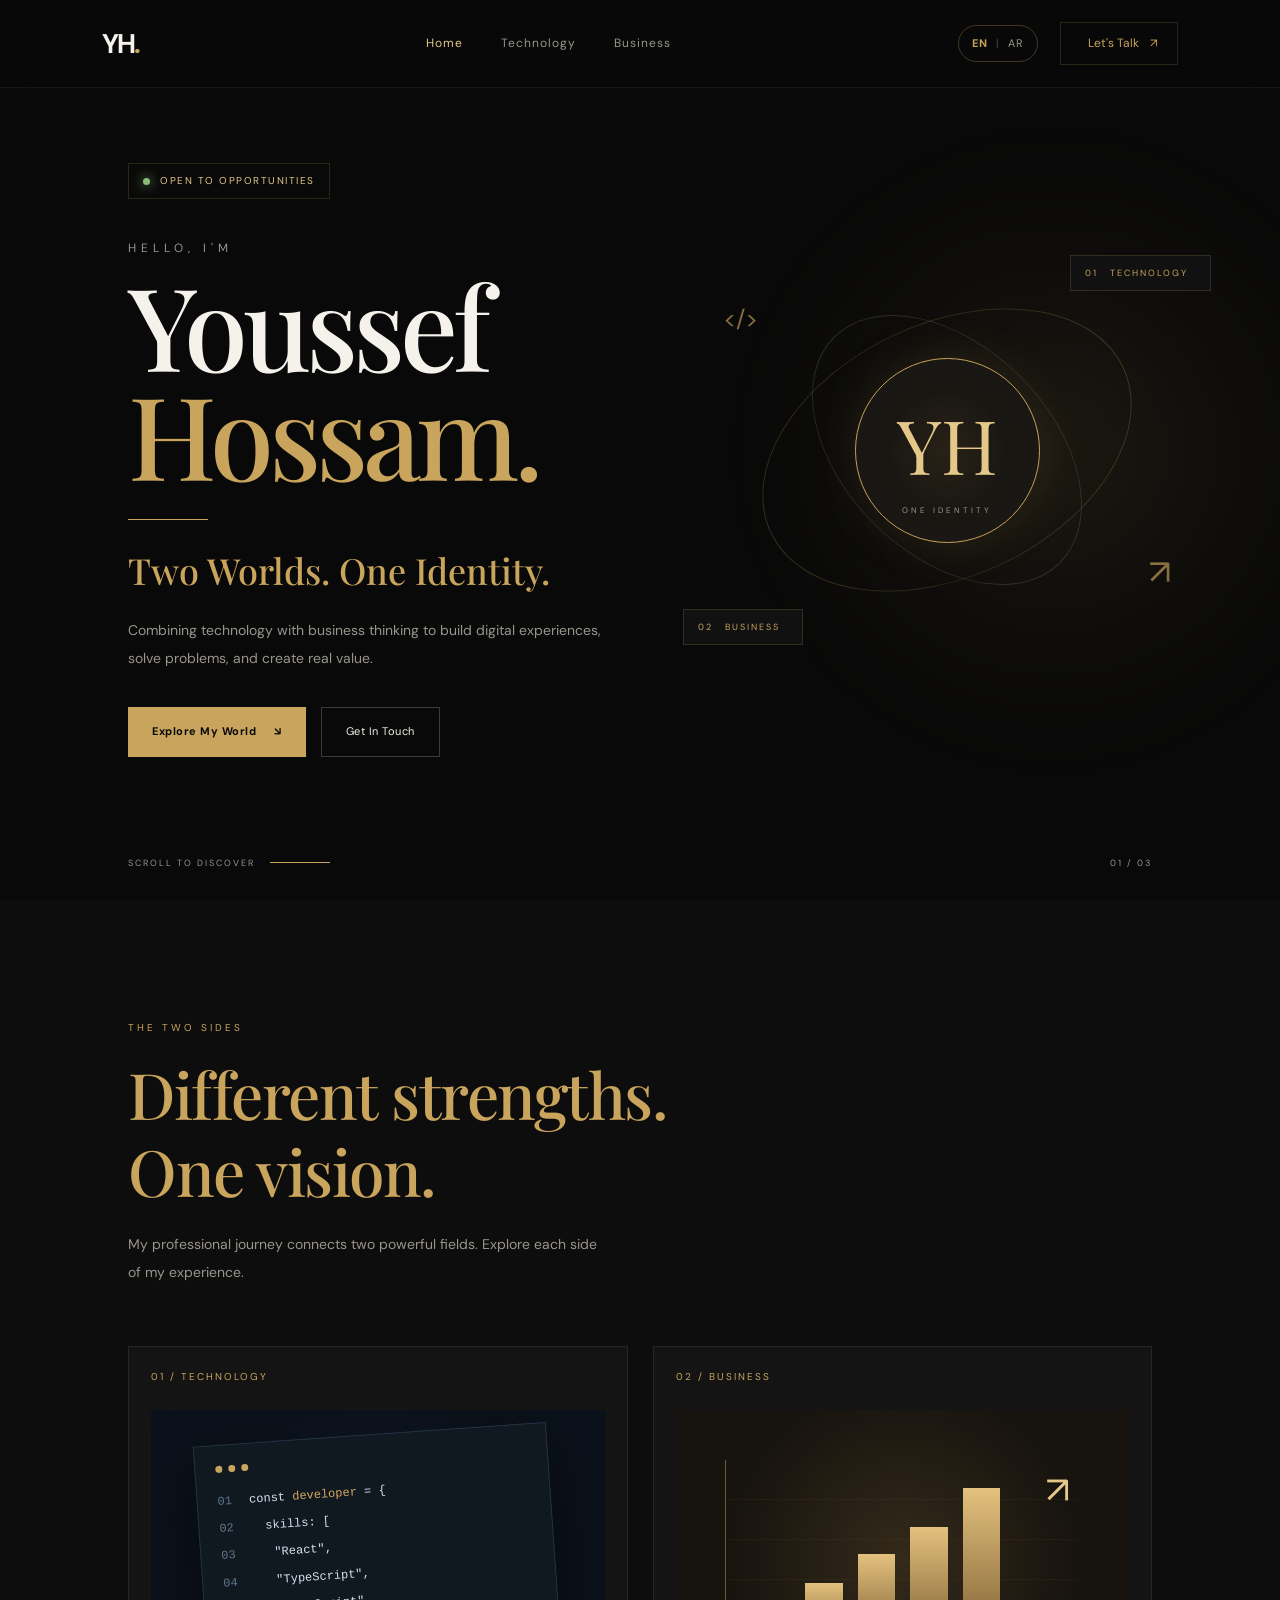
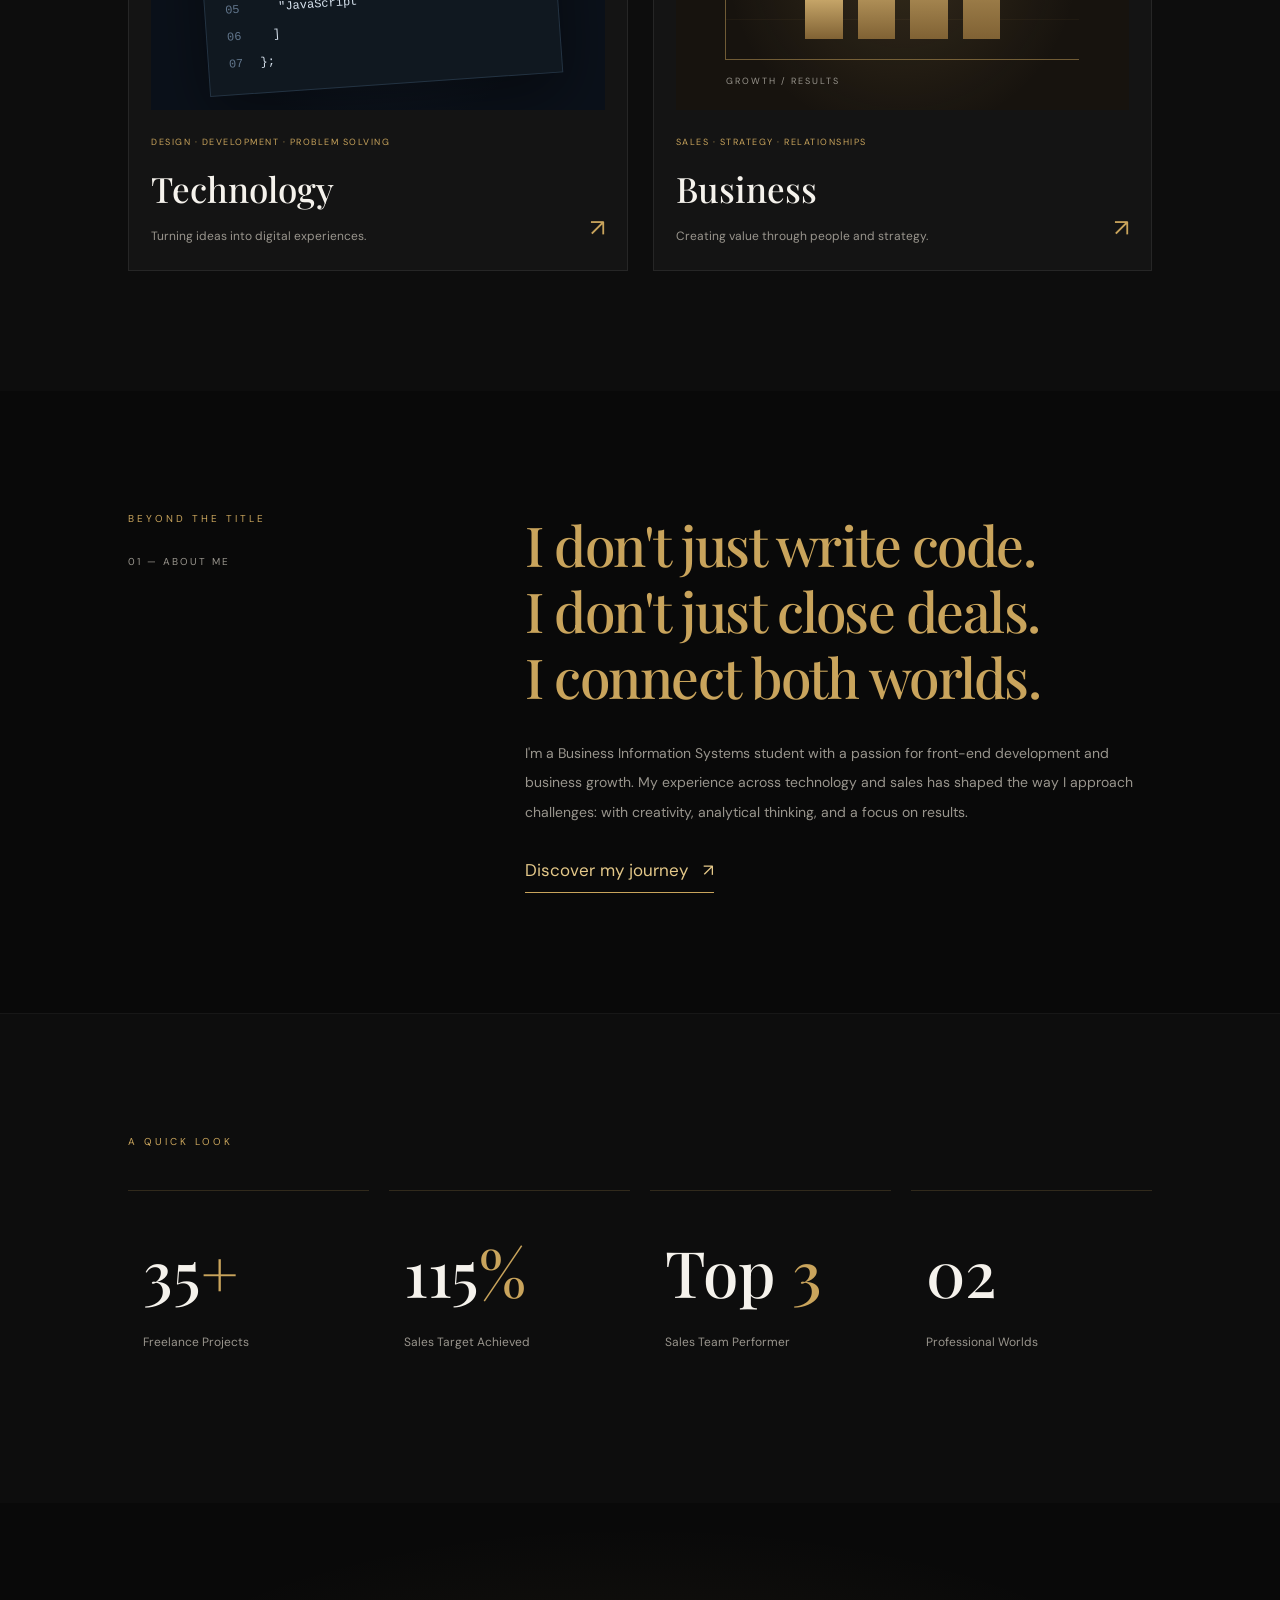
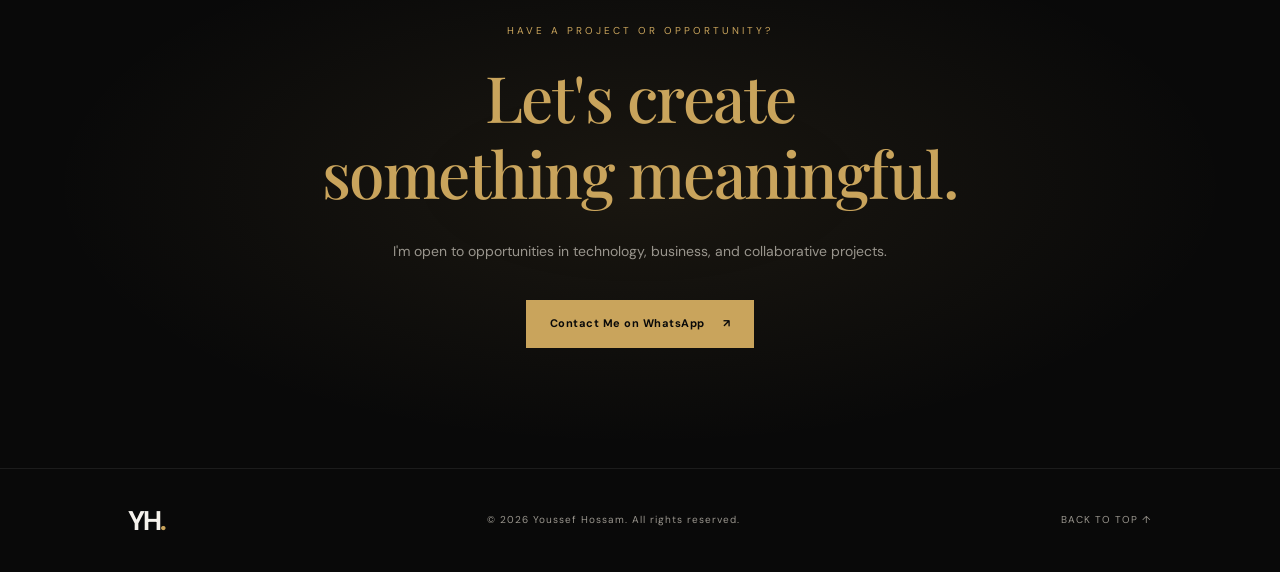
<file: index.html>
<!DOCTYPE html>
<html lang="en" dir="ltr">
<head>
  <meta charset="UTF-8">
  <meta name="viewport" content="width=device-width, initial-scale=1.0">

  <meta name="description" content="Youssef Hossam — Front-End Developer and Business Professional. Two Worlds. One Identity.">
  <meta name="theme-color" content="#090909">

  <title>Youssef Hossam | Two Worlds. One Identity.</title>

  <link rel="preconnect" href="https://fonts.googleapis.com">
  <link rel="preconnect" href="https://fonts.gstatic.com" crossorigin>
  <link href="https://fonts.googleapis.com/css2?family=DM+Sans:wght@400;500;600;700&family=Playfair+Display:wght@500;600;700&family=Cairo:wght@400;500;600;700;800&display=swap" rel="stylesheet">

  <link rel="stylesheet" href="style.css">
</head>

<body>

  <!-- Navigation -->
  <header class="navbar">
    <a href="index.html" class="logo">YH<span>.</span></a>

    <nav class="nav-links">
      <a href="index.html" class="active"
         data-en="Home" data-ar="الرئيسية">Home</a>

      <a href="technology.html"
         data-en="Technology" data-ar="التكنولوجيا">Technology</a>

      <a href="business.html"
         data-en="Business" data-ar="الأعمال">Business</a>
    </nav>

    <div class="nav-actions">
      <button class="language-toggle" id="languageToggle" type="button">
        <span class="lang-en active">EN</span>
        <span class="lang-divider">|</span>
        <span class="lang-ar">AR</span>
      </button>

      <a href="#contact" class="nav-contact">
        <span data-en="Let's Talk" data-ar="تواصل معي">Let's Talk</span>
        <span>↗</span>
      </a>
    </div>

    <button class="menu-toggle" aria-label="Open navigation menu">
      <span></span>
      <span></span>
    </button>
  </header>


  <main>

    <!-- Hero -->
    <section class="hero">

      <div class="hero-glow"></div>

      <div class="hero-content">

        <div class="availability">
          <span class="availability-dot"></span>
          <span data-en="OPEN TO OPPORTUNITIES"
                data-ar="متاح للفرص المهنية">OPEN TO OPPORTUNITIES</span>
        </div>

        <p class="hero-intro"
           data-en="HELLO, I'M"
           data-ar="مرحباً، أنا">HELLO, I'M</p>

        <h1>
          Youssef<br>
          <span>Hossam.</span>
        </h1>

        <div class="hero-line"></div>

        <h2>
          <span data-en="Two Worlds." data-ar="عالمان.">Two Worlds.</span>
          <span data-en="One Identity." data-ar="هوية واحدة.">One Identity.</span>
        </h2>

        <p class="hero-description"
           data-en="Combining technology with business thinking to build digital experiences, solve problems, and create real value."
           data-ar="أجمع بين التكنولوجيا والتفكير التجاري لبناء تجارب رقمية مميزة، وحل المشكلات، وصناعة قيمة حقيقية.">
          Combining technology with business thinking to build
          digital experiences, solve problems, and create real value.
        </p>

        <div class="hero-buttons">
          <a href="#worlds" class="btn btn-primary">
            <span data-en="Explore My World" data-ar="اكتشف عالمي">Explore My World</span>
            <span>↘</span>
          </a>

          <a href="#contact" class="btn btn-outline"
             data-en="Get In Touch" data-ar="تواصل معي">Get In Touch</a>
        </div>

      </div>


      <div class="hero-visual">

        <div class="orbit orbit-one"></div>
        <div class="orbit orbit-two"></div>

        <div class="visual-center">
          <span>YH</span>
          <small data-en="ONE IDENTITY" data-ar="هوية واحدة">ONE IDENTITY</small>
        </div>

        <div class="orbit-label label-tech">
          <span>01</span>
          <span data-en="TECHNOLOGY" data-ar="التكنولوجيا">TECHNOLOGY</span>
        </div>

        <div class="orbit-label label-business">
          <span>02</span>
          <span data-en="BUSINESS" data-ar="الأعمال">BUSINESS</span>
        </div>

        <div class="floating-symbol symbol-one">&lt;/&gt;</div>
        <div class="floating-symbol symbol-two">↗</div>

      </div>

      <div class="hero-bottom">
        <span data-en="SCROLL TO DISCOVER" data-ar="مرر للأسفل للاستكشاف">SCROLL TO DISCOVER</span>
        <span class="scroll-line"></span>
        <span>01 / 03</span>
      </div>

    </section>


    <!-- Two Worlds -->
    <section class="worlds section-padding" id="worlds">

      <div class="section-heading">
        <p class="eyebrow"
           data-en="THE TWO SIDES" data-ar="جانبان من الخبرة">THE TWO SIDES</p>

        <h2>
          <span data-en="Different strengths." data-ar="مهارات متنوعة.">Different strengths.</span><br>
          <span data-en="One vision." data-ar="رؤية واحدة.">One vision.</span>
        </h2>

        <p data-en="My professional journey connects two powerful fields. Explore each side of my experience."
           data-ar="تجمع رحلتي المهنية بين مجالين مميزين. اكتشف كل جانب من جوانب خبرتي.">
          My professional journey connects two powerful fields.
          Explore each side of my experience.
        </p>
      </div>


      <div class="world-cards">

        <!-- Technology Card -->
        <a href="technology.html" class="world-card tech-card">

          <div class="card-number"
               data-en="01 / TECHNOLOGY" data-ar="01 / التكنولوجيا">01 / TECHNOLOGY</div>

          <div class="card-art tech-art">
            <div class="code-window">
              <div class="window-dots">
                <i></i><i></i><i></i>
              </div>

              <div class="code-lines">
                <span><b>01</b> const <em>developer</em> = {</span>
                <span><b>02</b> &nbsp; skills: [</span>
                <span><b>03</b> &nbsp;&nbsp; "React",</span>
                <span><b>04</b> &nbsp;&nbsp; "TypeScript",</span>
                <span><b>05</b> &nbsp;&nbsp; "JavaScript"</span>
                <span><b>06</b> &nbsp; ]</span>
                <span><b>07</b> };</span>
              </div>
            </div>
          </div>

          <div class="card-info">
            <div>
              <p data-en="DESIGN · DEVELOPMENT · PROBLEM SOLVING"
                 data-ar="التصميم · التطوير · حل المشكلات">DESIGN · DEVELOPMENT · PROBLEM SOLVING</p>

              <h3 data-en="Technology" data-ar="التكنولوجيا">Technology</h3>

              <span data-en="Turning ideas into digital experiences."
                    data-ar="تحويل الأفكار إلى تجارب رقمية.">Turning ideas into digital experiences.</span>
            </div>

            <div class="card-arrow">↗</div>
          </div>

        </a>


        <!-- Business Card -->
        <a href="business.html" class="world-card business-card">

          <div class="card-number"
               data-en="02 / BUSINESS" data-ar="02 / الأعمال">02 / BUSINESS</div>

          <div class="card-art business-art">
            <div class="business-visual">
              <div class="chart-grid"></div>
              <div class="chart-bar bar-one"></div>
              <div class="chart-bar bar-two"></div>
              <div class="chart-bar bar-three"></div>
              <div class="chart-bar bar-four"></div>
              <div class="chart-arrow">↗</div>
              <span class="chart-caption"
                    data-en="GROWTH / RESULTS" data-ar="النمو / النتائج">GROWTH / RESULTS</span>
            </div>
          </div>

          <div class="card-info">
            <div>
              <p data-en="SALES · STRATEGY · RELATIONSHIPS"
                 data-ar="المبيعات · الاستراتيجية · العلاقات">SALES · STRATEGY · RELATIONSHIPS</p>

              <h3 data-en="Business" data-ar="الأعمال">Business</h3>

              <span data-en="Creating value through people and strategy."
                    data-ar="صناعة القيمة من خلال العلاقات والاستراتيجية.">Creating value through people and strategy.</span>
            </div>

            <div class="card-arrow">↗</div>
          </div>

        </a>

      </div>

    </section>


    <!-- About -->
    <section class="about-section section-padding" id="about">

      <div class="about-label">
        <p class="eyebrow"
           data-en="BEYOND THE TITLE" data-ar="أبعد من المسمى الوظيفي">BEYOND THE TITLE</p>

        <span data-en="01 — ABOUT ME" data-ar="01 — نبذة عني">01 — ABOUT ME</span>
      </div>

      <div class="about-content">

        <h2>
          <span data-en="I don't just write code." data-ar="أنا لا أكتب الأكواد فقط.">I don't just write code.</span><br>
          <span data-en="I don't just close deals." data-ar="ولا أكتفي بإتمام الصفقات.">I don't just close deals.</span><br>
          <span data-en="I connect both worlds." data-ar="بل أجمع بين العالمين.">I connect both worlds.</span>
        </h2>

        <p data-en="I'm a Business Information Systems student with a passion for front-end development and business growth. My experience across technology and sales has shaped the way I approach challenges: with creativity, analytical thinking, and a focus on results."
           data-ar="أنا طالب نظم معلومات الأعمال، ولدي شغف بتطوير واجهات المواقع ونمو الأعمال. ساهمت خبرتي في التكنولوجيا والمبيعات في تشكيل أسلوبي في مواجهة التحديات، من خلال الإبداع والتفكير التحليلي والتركيز على النتائج.">
          I'm a Business Information Systems student with a passion
          for front-end development and business growth.

          My experience across technology and sales has shaped
          the way I approach challenges: with creativity,
          analytical thinking, and a focus on results.
        </p>

        <a href="technology.html" class="text-link">
          <span data-en="Discover my journey" data-ar="اكتشف رحلتي">Discover my journey</span>
          <span>↗</span>
        </a>

      </div>

    </section>


    <!-- Highlights -->
    <section class="highlights section-padding">

      <p class="eyebrow"
         data-en="A QUICK LOOK" data-ar="لمحة سريعة">A QUICK LOOK</p>

      <div class="highlight-grid">

        <div class="highlight-item">
          <h3>35<span>+</span></h3>
          <p data-en="Freelance Projects" data-ar="مشروع عمل حر">Freelance Projects</p>
        </div>

        <div class="highlight-item">
          <h3>115<span>%</span></h3>
          <p data-en="Sales Target Achieved" data-ar="من هدف المبيعات المحقق">Sales Target Achieved</p>
        </div>

        <div class="highlight-item">
          <h3>Top <span>3</span></h3>
          <p data-en="Sales Team Performer" data-ar="ضمن أفضل 3 في فريق المبيعات">Sales Team Performer</p>
        </div>

        <div class="highlight-item">
          <h3>02</h3>
          <p data-en="Professional Worlds" data-ar="مجالان مهنيان">Professional Worlds</p>
        </div>

      </div>

    </section>


    <!-- Contact -->
    <section class="contact-section section-padding" id="contact">

      <p class="eyebrow"
         data-en="HAVE A PROJECT OR OPPORTUNITY?"
         data-ar="هل لديك مشروع أو فرصة مهنية؟">HAVE A PROJECT OR OPPORTUNITY?</p>

      <h2>
        <span data-en="Let's create" data-ar="دعنا نصنع">Let's create</span><br>
        <span data-en="something meaningful." data-ar="شيئاً له قيمة.">something meaningful.</span>
      </h2>

      <p data-en="I'm open to opportunities in technology, business, and collaborative projects."
         data-ar="أنا منفتح على الفرص في مجالات التكنولوجيا والأعمال والمشاريع التعاونية.">
        I'm open to opportunities in technology, business,
        and collaborative projects.
      </p>

      <a href="https://wa.me/201226809328" target="_blank"
         rel="noopener noreferrer" class="btn btn-primary">
        <span data-en="Contact Me on WhatsApp" data-ar="تواصل معي عبر واتساب">Contact Me on WhatsApp</span>
        <span>↗</span>
      </a>

    </section>

  </main>


  <!-- Footer -->
  <footer class="footer">

    <a href="index.html" class="logo">YH<span>.</span></a>

    <p>© 2026 Youssef Hossam. All rights reserved.</p>

    <a href="#top" class="back-top"
       data-en="BACK TO TOP ↑" data-ar="العودة للأعلى ↑">BACK TO TOP ↑</a>

  </footer>


  <script src="script.js"></script>

</body>
</html>
</file>
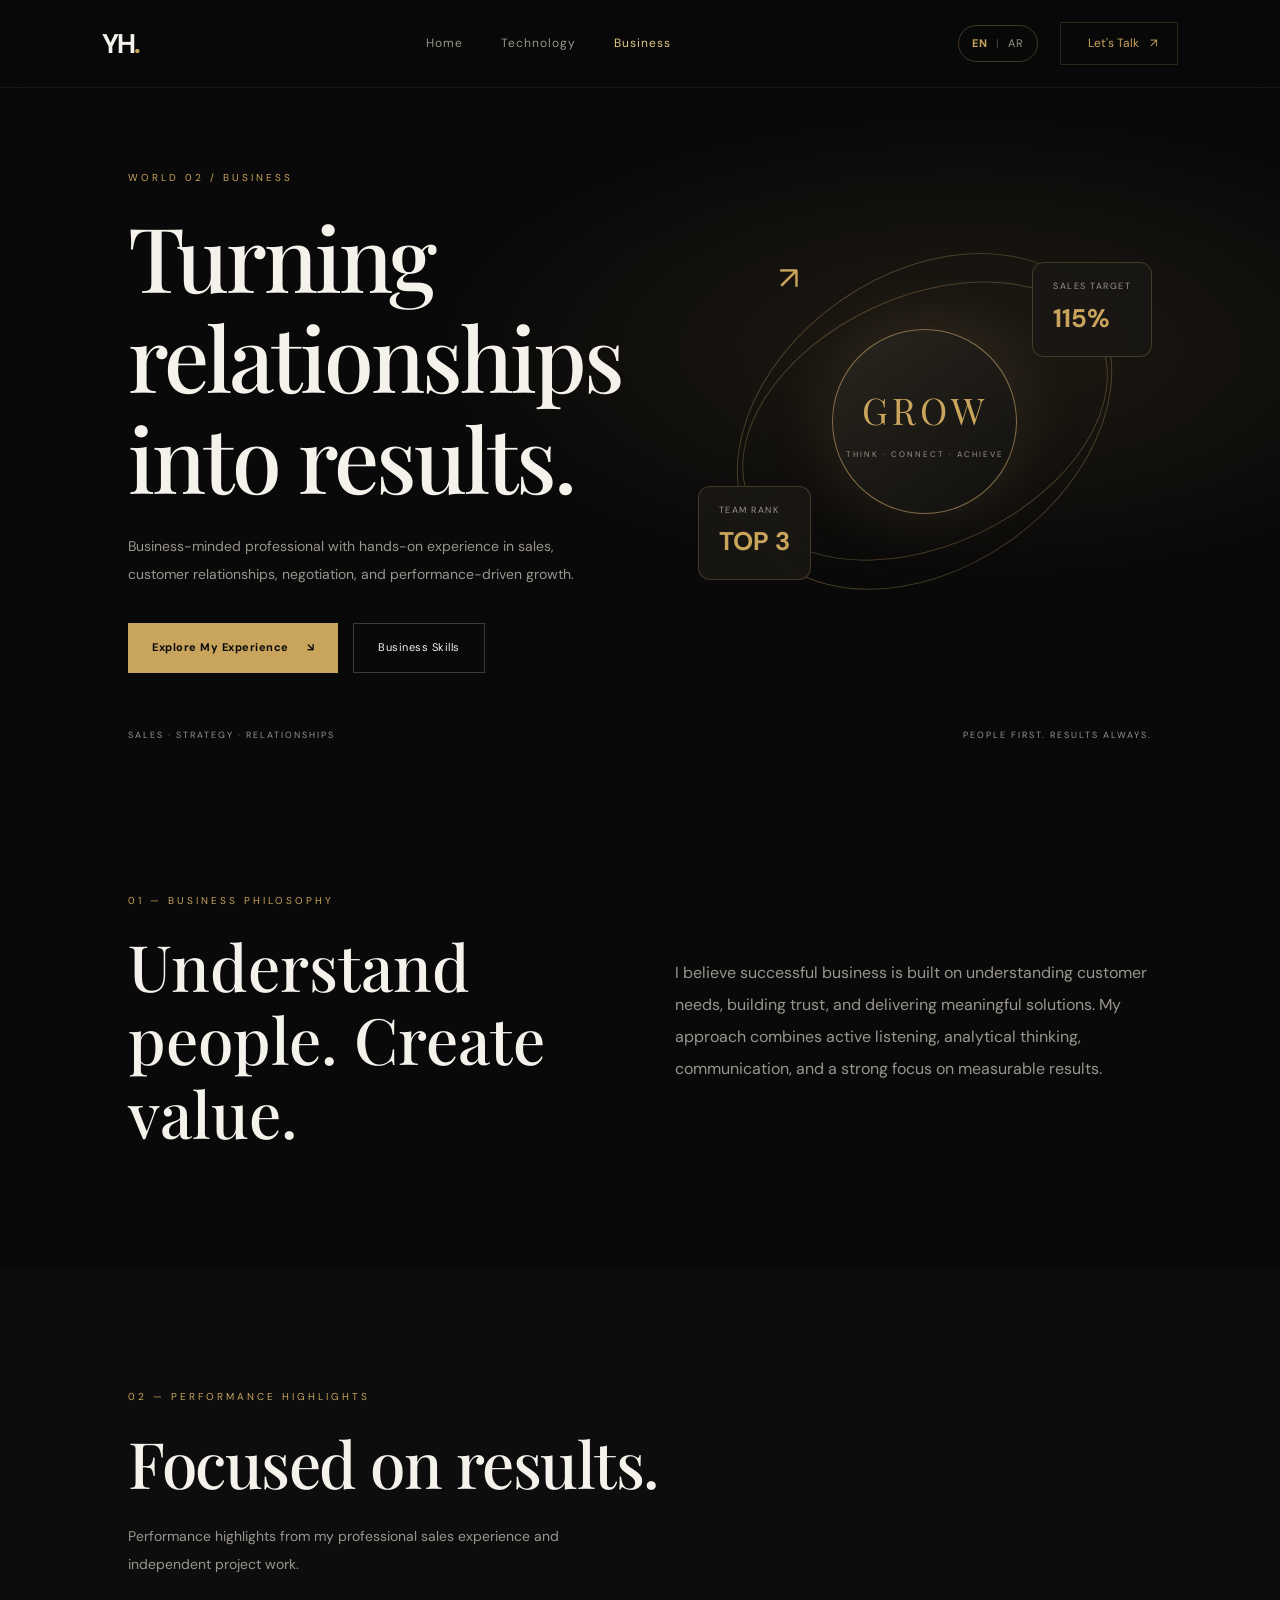
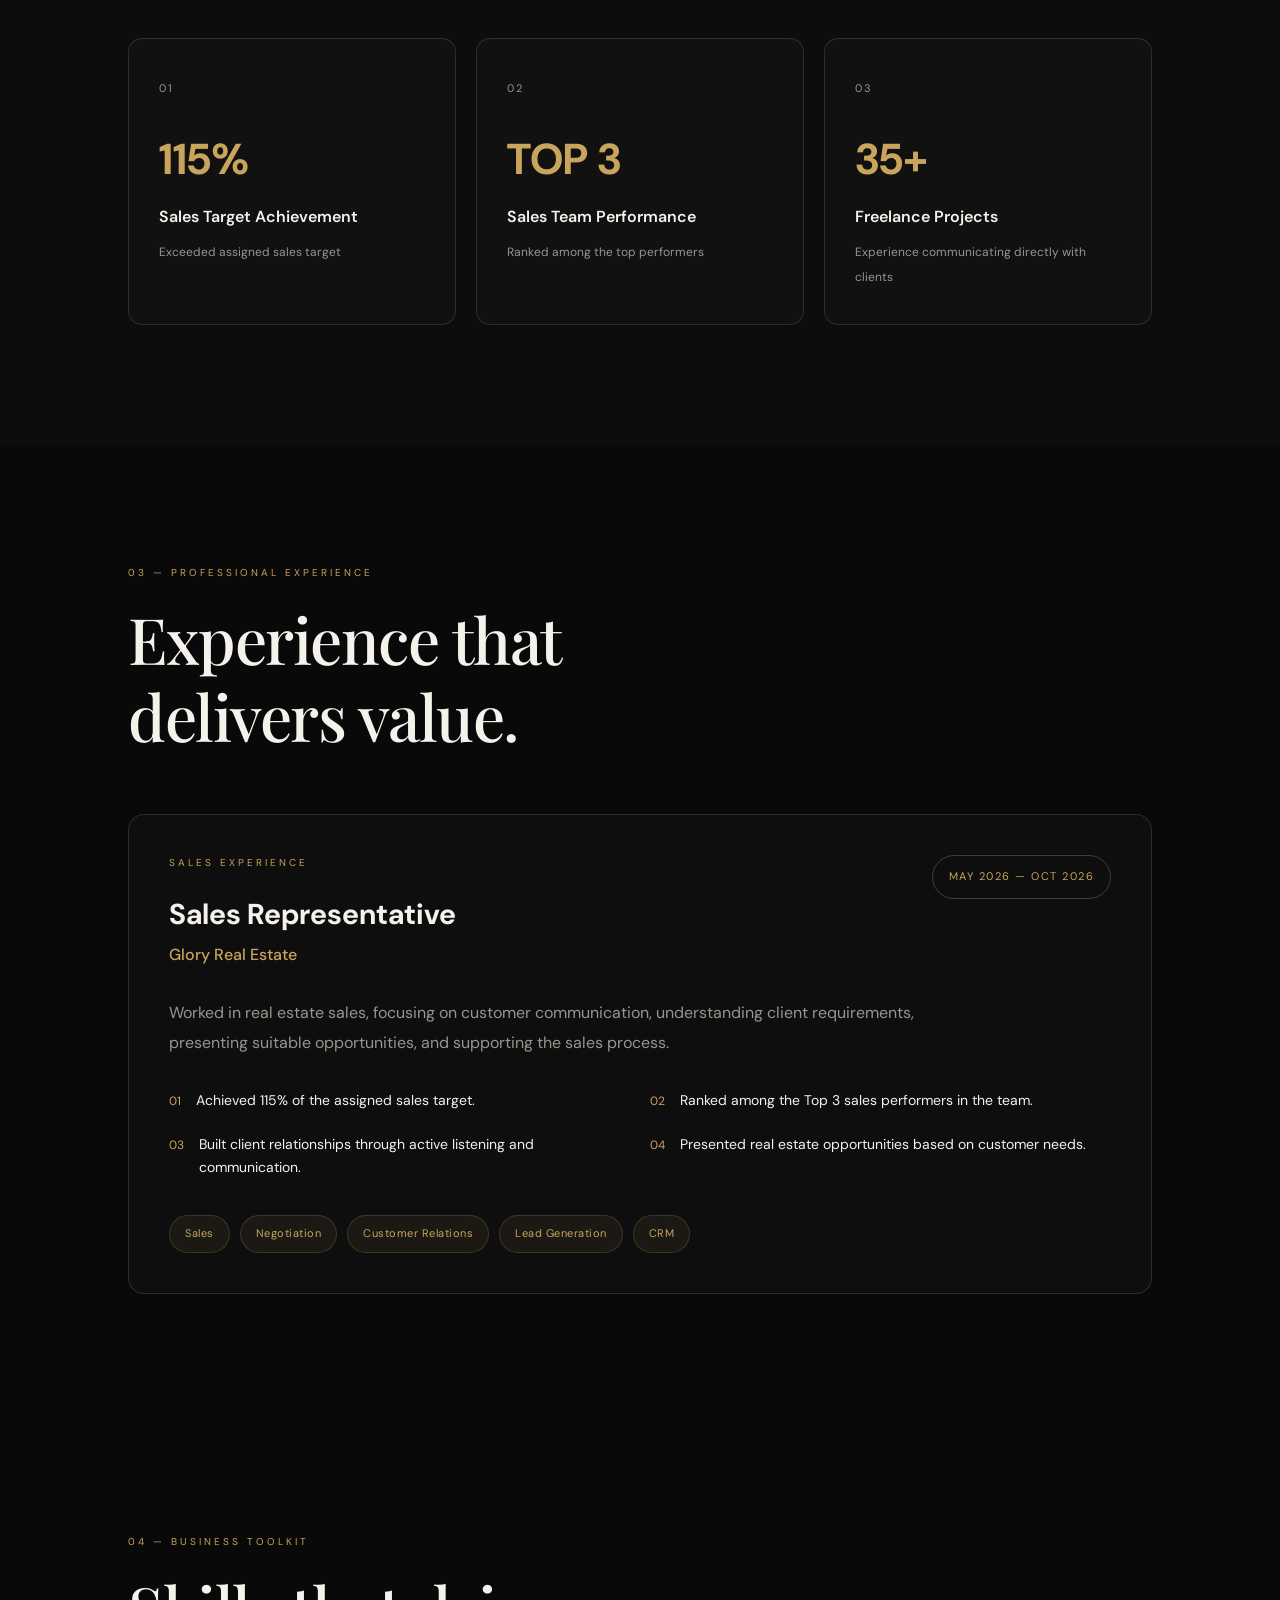
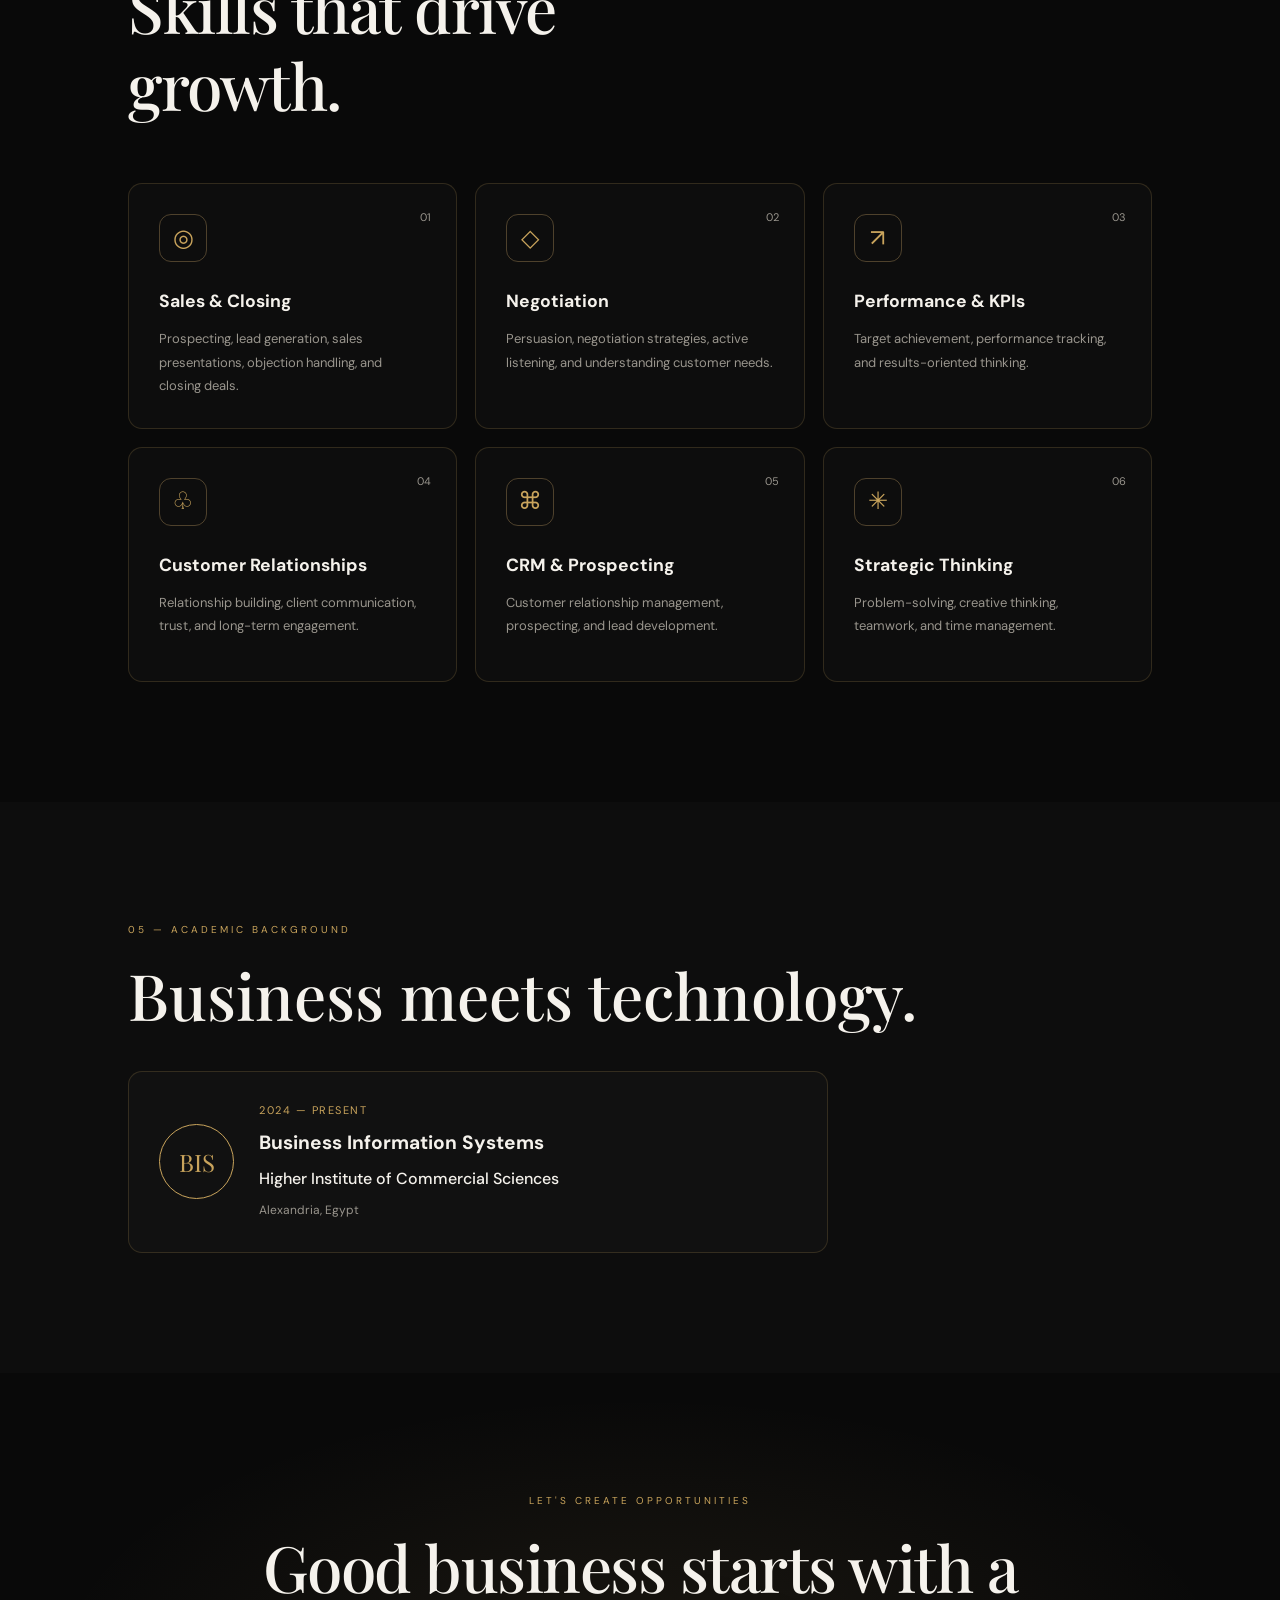
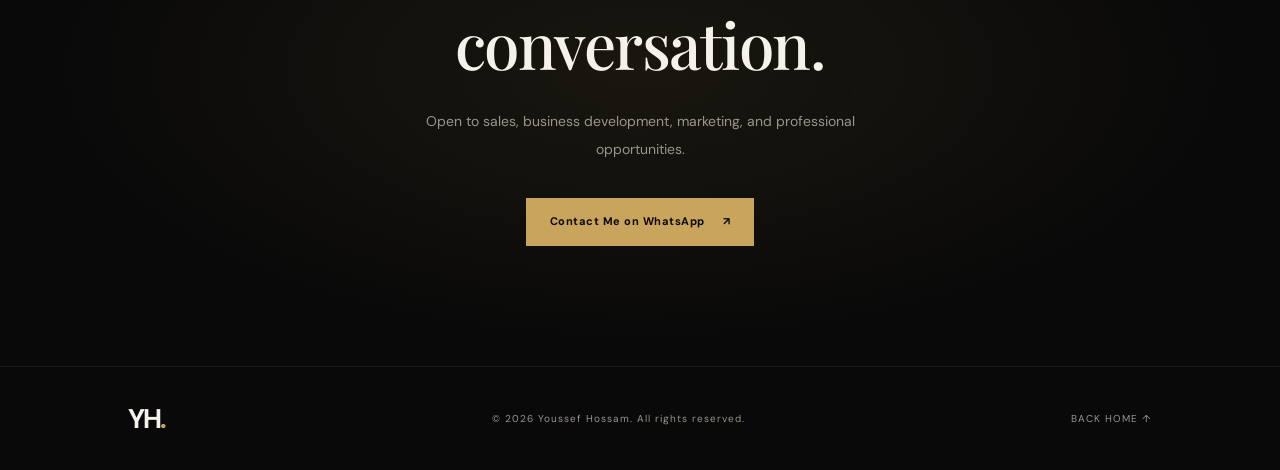
<file: business.html>
<!DOCTYPE html>
<html lang="en" dir="ltr">
<head>
  <meta charset="UTF-8">
  <meta name="viewport" content="width=device-width, initial-scale=1.0">

  <meta name="description" content="Youssef Hossam — Business, Sales and Client Relationship Professional.">

  <title>Business | Youssef Hossam</title>

  <link rel="preconnect" href="https://fonts.googleapis.com">
  <link rel="preconnect" href="https://fonts.gstatic.com" crossorigin>
  <link href="https://fonts.googleapis.com/css2?family=DM+Sans:wght@400;500;600;700&family=Playfair+Display:wght@500;600;700&family=Cairo:wght@400;500;600;700;800&display=swap" rel="stylesheet">

  <link rel="stylesheet" href="style.css">
</head>

<body>

  <!-- Navigation -->
  <header class="navbar">

    <a href="index.html" class="logo">YH<span>.</span></a>

    <nav class="nav-links">
      <a href="index.html" data-en="Home" data-ar="الرئيسية">Home</a>
      <a href="technology.html" data-en="Technology" data-ar="التكنولوجيا">Technology</a>
      <a href="business.html" class="active" data-en="Business" data-ar="الأعمال">Business</a>
    </nav>

    <div class="nav-actions">
      <button class="language-toggle" id="languageToggle" type="button" aria-label="Switch language">
        <span class="lang-en active">EN</span>
        <span class="lang-divider">|</span>
        <span class="lang-ar">AR</span>
      </button>

      <a href="#contact" class="nav-contact">
        <span data-en="Let's Talk" data-ar="تواصل معي">Let's Talk</span>
        <span>↗</span>
      </a>
    </div>

    <button class="menu-toggle" aria-label="Open navigation menu" aria-expanded="false">
      <span></span>
      <span></span>
    </button>

  </header>


  <main>

    <!-- Business Hero -->
    <section class="inner-hero business-hero">

      <div class="inner-hero-content">

        <p class="eyebrow"
          data-en="WORLD 02 / BUSINESS"
          data-ar="العالم 02 / الأعمال">
          WORLD 02 / BUSINESS
        </p>

        <h1
          data-en="Turning relationships into results."
          data-ar="تحويل العلاقات إلى نتائج.">
          Turning<br>
          relationships into<br>
          <span>results.</span>
        </h1>

        <p
          data-en="Business-minded professional with hands-on experience in sales, customer relationships, negotiation, and performance-driven growth."
          data-ar="متخصص في مجال الأعمال، ولدي خبرة عملية في المبيعات، وعلاقات العملاء، والتفاوض، وتحقيق النمو القائم على الأداء.">
          Business-minded professional with hands-on experience
          in sales, customer relationships, negotiation,
          and performance-driven growth.
        </p>

        <div class="hero-buttons">
          <a href="#experience" class="btn btn-primary">
            <span data-en="Explore My Experience" data-ar="اكتشف خبراتي">Explore My Experience</span>
            <span>↘</span>
          </a>

          <a href="#skills" class="btn btn-outline"
            data-en="Business Skills"
            data-ar="مهارات الأعمال">
            Business Skills
          </a>
        </div>

      </div>


      <div class="business-hero-art">

        <div class="business-ring ring-one"></div>
        <div class="business-ring ring-two"></div>

        <div class="business-core">
          <span>GROW</span>
          <small data-en="THINK · CONNECT · ACHIEVE"
            data-ar="فكّر · تواصل · حقّق">
            THINK · CONNECT · ACHIEVE
          </small>
        </div>

        <div class="business-stat stat-one">
          <small data-en="SALES TARGET" data-ar="تحقيق هدف المبيعات">SALES TARGET</small>
          <strong>115%</strong>
        </div>

        <div class="business-stat stat-two">
          <small data-en="TEAM RANK" data-ar="ترتيب الفريق">TEAM RANK</small>
          <strong>TOP 3</strong>
        </div>

        <span class="business-orbit-symbol">↗</span>

      </div>


      <div class="inner-hero-footer">
        <span data-en="SALES · STRATEGY · RELATIONSHIPS"
          data-ar="المبيعات · الاستراتيجية · العلاقات">
          SALES · STRATEGY · RELATIONSHIPS
        </span>

        <span data-en="PEOPLE FIRST. RESULTS ALWAYS."
          data-ar="الناس أولاً. والنتائج دائماً.">
          PEOPLE FIRST. RESULTS ALWAYS.
        </span>
      </div>

    </section>


    <!-- Business Philosophy -->
    <section class="section-padding business-intro">

      <div>
        <p class="eyebrow"
          data-en="01 — BUSINESS PHILOSOPHY"
          data-ar="01 — فلسفة الأعمال">
          01 — BUSINESS PHILOSOPHY
        </p>

        <h2
          data-en="Understand people. Create value."
          data-ar="افهم الناس. واصنع قيمة.">
          Understand people.<br>
          <span>Create value.</span>
        </h2>
      </div>

      <div class="business-intro-text">
        <p
          data-en="I believe successful business is built on understanding customer needs, building trust, and delivering meaningful solutions. My approach combines active listening, analytical thinking, communication, and a strong focus on measurable results."
          data-ar="أؤمن أن نجاح الأعمال يبدأ بفهم احتياجات العملاء، وبناء الثقة، وتقديم حلول حقيقية ذات قيمة. يعتمد أسلوبي على الاستماع الفعّال، والتفكير التحليلي، والتواصل الجيد، والتركيز على تحقيق نتائج قابلة للقياس.">
          I believe successful business is built on understanding
          customer needs, building trust, and delivering meaningful
          solutions.

          My approach combines active listening, analytical thinking,
          communication, and a strong focus on measurable results.
        </p>
      </div>

    </section>


    <!-- Business Highlights -->
    <section class="section-padding business-highlights">

      <div class="section-heading">
        <p class="eyebrow"
          data-en="02 — PERFORMANCE HIGHLIGHTS"
          data-ar="02 — أبرز الإنجازات">
          02 — PERFORMANCE HIGHLIGHTS
        </p>

        <h2
          data-en="Focused on results."
          data-ar="التركيز على النتائج.">
          Focused on <span>results.</span>
        </h2>

        <p
          data-en="Performance highlights from my professional sales experience and independent project work."
          data-ar="أبرز النتائج من خبرتي المهنية في المبيعات والعمل على المشروعات المستقلة.">
          Performance highlights from my professional sales experience
          and independent project work.
        </p>
      </div>


      <div class="business-metrics">

        <div class="metric-card">
          <span class="metric-number">01</span>
          <h3>115<span>%</span></h3>
          <p data-en="Sales Target Achievement" data-ar="تحقيق هدف المبيعات">Sales Target Achievement</p>
          <small data-en="Exceeded assigned sales target" data-ar="تجاوزت هدف المبيعات المحدد">Exceeded assigned sales target</small>
        </div>

        <div class="metric-card">
          <span class="metric-number">02</span>
          <h3>TOP <span>3</span></h3>
          <p data-en="Sales Team Performance" data-ar="الأداء ضمن فريق المبيعات">Sales Team Performance</p>
          <small data-en="Ranked among the top performers" data-ar="ضمن أفضل أصحاب الأداء في الفريق">Ranked among the top performers</small>
        </div>

        <div class="metric-card">
          <span class="metric-number">03</span>
          <h3>35<span>+</span></h3>
          <p data-en="Freelance Projects" data-ar="مشروعات العمل الحر">Freelance Projects</p>
          <small data-en="Experience communicating directly with clients" data-ar="خبرة في التواصل المباشر مع العملاء">Experience communicating directly with clients</small>
        </div>

      </div>

    </section>


    <!-- Experience -->
    <section class="section-padding business-experience" id="experience">

      <div class="section-heading">
        <p class="eyebrow"
          data-en="03 — PROFESSIONAL EXPERIENCE"
          data-ar="03 — الخبرة المهنية">
          03 — PROFESSIONAL EXPERIENCE
        </p>

        <h2
          data-en="Experience that delivers value."
          data-ar="خبرة تصنع قيمة حقيقية.">
          Experience that<br>
          <span>delivers value.</span>
        </h2>
      </div>


      <div class="business-experience-card">

        <div class="business-exp-top">

          <div>
            <p class="eyebrow" data-en="SALES EXPERIENCE" data-ar="خبرة في المبيعات">SALES EXPERIENCE</p>
            <h3 data-en="Sales Representative" data-ar="مندوب مبيعات">Sales Representative</h3>
            <h4>Glory Real Estate</h4>
          </div>

          <div class="business-exp-date">
            MAY 2026 — OCT 2026
          </div>

        </div>


        <p class="business-exp-description"
          data-en="Worked in real estate sales, focusing on customer communication, understanding client requirements, presenting suitable opportunities, and supporting the sales process."
          data-ar="عملت في مجال المبيعات العقارية، مع التركيز على التواصل مع العملاء، وفهم متطلباتهم، وعرض الفرص المناسبة، ودعم عملية البيع.">
          Worked in real estate sales, focusing on customer
          communication, understanding client requirements,
          presenting suitable opportunities, and supporting
          the sales process.
        </p>


        <div class="business-achievements">

          <div>
            <span>01</span>
            <p data-en="Achieved 115% of the assigned sales target."
              data-ar="حققت 115% من هدف المبيعات المحدد.">
              Achieved 115% of the assigned sales target.
            </p>
          </div>

          <div>
            <span>02</span>
            <p data-en="Ranked among the Top 3 sales performers in the team."
              data-ar="حققت ترتيباً ضمن أفضل 3 أفراد في فريق المبيعات.">
              Ranked among the Top 3 sales performers in the team.
            </p>
          </div>

          <div>
            <span>03</span>
            <p data-en="Built client relationships through active listening and communication."
              data-ar="بنيت علاقات مع العملاء من خلال الاستماع الفعّال والتواصل الجيد.">
              Built client relationships through active listening and communication.
            </p>
          </div>

          <div>
            <span>04</span>
            <p data-en="Presented real estate opportunities based on customer needs."
              data-ar="قدمت فرصاً عقارية بناءً على احتياجات العملاء.">
              Presented real estate opportunities based on customer needs.
            </p>
          </div>

        </div>

        <div class="tag-list">
          <span data-en="Sales" data-ar="المبيعات">Sales</span>
          <span data-en="Negotiation" data-ar="التفاوض">Negotiation</span>
          <span data-en="Customer Relations" data-ar="علاقات العملاء">Customer Relations</span>
          <span data-en="Lead Generation" data-ar="جذب العملاء المحتملين">Lead Generation</span>
          <span>CRM</span>
        </div>

      </div>

    </section>


    <!-- Skills -->
    <section class="section-padding business-skills" id="skills">

      <div class="section-heading">
        <p class="eyebrow"
          data-en="04 — BUSINESS TOOLKIT"
          data-ar="04 — مهارات الأعمال">
          04 — BUSINESS TOOLKIT
        </p>

        <h2
          data-en="Skills that drive growth."
          data-ar="مهارات تدفع عجلة النمو.">
          Skills that drive<br>
          <span>growth.</span>
        </h2>
      </div>


      <div class="business-skills-grid">

        <article class="business-skill">
          <span>01</span>
          <div class="business-skill-icon">◎</div>
          <h3 data-en="Sales & Closing" data-ar="المبيعات وإتمام الصفقات">Sales & Closing</h3>
          <p
            data-en="Prospecting, lead generation, sales presentations, objection handling, and closing deals."
            data-ar="البحث عن العملاء المحتملين، وتقديم عروض المبيعات، والتعامل مع الاعتراضات، وإتمام الصفقات.">
            Prospecting, lead generation, sales presentations,
            objection handling, and closing deals.
          </p>
        </article>


        <article class="business-skill">
          <span>02</span>
          <div class="business-skill-icon">◇</div>
          <h3 data-en="Negotiation" data-ar="التفاوض">Negotiation</h3>
          <p
            data-en="Persuasion, negotiation strategies, active listening, and understanding customer needs."
            data-ar="الإقناع، واستراتيجيات التفاوض، والاستماع الفعّال، وفهم احتياجات العملاء.">
            Persuasion, negotiation strategies, active listening,
            and understanding customer needs.
          </p>
        </article>


        <article class="business-skill">
          <span>03</span>
          <div class="business-skill-icon">↗</div>
          <h3 data-en="Performance & KPIs" data-ar="الأداء ومؤشرات القياس">Performance & KPIs</h3>
          <p
            data-en="Target achievement, performance tracking, and results-oriented thinking."
            data-ar="تحقيق الأهداف، ومتابعة الأداء، والتفكير القائم على النتائج.">
            Target achievement, performance tracking,
            and results-oriented thinking.
          </p>
        </article>


        <article class="business-skill">
          <span>04</span>
          <div class="business-skill-icon">♧</div>
          <h3 data-en="Customer Relationships" data-ar="علاقات العملاء">Customer Relationships</h3>
          <p
            data-en="Relationship building, client communication, trust, and long-term engagement."
            data-ar="بناء العلاقات، والتواصل مع العملاء، وتعزيز الثقة، والحفاظ على العلاقات طويلة الأمد.">
            Relationship building, client communication,
            trust, and long-term engagement.
          </p>
        </article>


        <article class="business-skill">
          <span>05</span>
          <div class="business-skill-icon">⌘</div>
          <h3 data-en="CRM & Prospecting" data-ar="إدارة علاقات العملاء">CRM & Prospecting</h3>
          <p
            data-en="Customer relationship management, prospecting, and lead development."
            data-ar="إدارة علاقات العملاء، والبحث عن العملاء المحتملين، وتطوير فرص البيع.">
            Customer relationship management,
            prospecting, and lead development.
          </p>
        </article>


        <article class="business-skill">
          <span>06</span>
          <div class="business-skill-icon">✳</div>
          <h3 data-en="Strategic Thinking" data-ar="التفكير الاستراتيجي">Strategic Thinking</h3>
          <p
            data-en="Problem-solving, creative thinking, teamwork, and time management."
            data-ar="حل المشكلات، والتفكير الإبداعي، والعمل الجماعي، وإدارة الوقت.">
            Problem-solving, creative thinking,
            teamwork, and time management.
          </p>
        </article>

      </div>

    </section>


    <!-- Education -->
    <section class="section-padding business-education">

      <p class="eyebrow"
        data-en="05 — ACADEMIC BACKGROUND"
        data-ar="05 — الخلفية الأكاديمية">
        05 — ACADEMIC BACKGROUND
      </p>

      <h2
        data-en="Business meets technology."
        data-ar="الأعمال تلتقي بالتكنولوجيا.">
        Business meets<br>
        <span>technology.</span>
      </h2>

      <div class="business-degree">

        <div class="degree-icon">BIS</div>

        <div>
          <p data-en="2024 — PRESENT" data-ar="2024 — حتى الآن">2024 — PRESENT</p>
          <h3 data-en="Business Information Systems" data-ar="نظم معلومات الأعمال">Business Information Systems</h3>
          <h4 data-en="Higher Institute of Commercial Sciences" data-ar="المعهد العالي للعلوم التجارية">Higher Institute of Commercial Sciences</h4>
          <span data-en="Alexandria, Egypt" data-ar="الإسكندرية، مصر">Alexandria, Egypt</span>
        </div>

      </div>

    </section>


    <!-- Contact -->
    <section class="contact-section section-padding" id="contact">

      <p class="eyebrow"
        data-en="LET'S CREATE OPPORTUNITIES"
        data-ar="لنصنع فرصاً جديدة">
        LET'S CREATE OPPORTUNITIES
      </p>

      <h2
        data-en="Good business starts with a conversation."
        data-ar="الأعمال الناجحة تبدأ بمحادثة.">
        Good business<br>
        <span>starts with a conversation.</span>
      </h2>

      <p
        data-en="Open to sales, business development, marketing, and professional opportunities."
        data-ar="منفتح على فرص العمل في المبيعات، وتطوير الأعمال، والتسويق، وغيرها من الفرص المهنية.">
        Open to sales, business development,
        marketing, and professional opportunities.
      </p>

      <a href="https://wa.me/201226809328" target="_blank" rel="noopener noreferrer" class="btn btn-primary">
        <span data-en="Contact Me on WhatsApp" data-ar="تواصل معي عبر واتساب">Contact Me on WhatsApp</span>
        <span>↗</span>
      </a>

    </section>

  </main>


  <!-- Footer -->
  <footer class="footer">

    <a href="index.html" class="logo">YH<span>.</span></a>

    <p>© 2026 Youssef Hossam. All rights reserved.</p>

    <a href="index.html" class="back-top"
      data-en="BACK HOME ↑"
      data-ar="العودة للرئيسية ↑">
      BACK HOME ↑
    </a>

  </footer>


  <script src="script.js"></script>

</body>
</html>
</file>
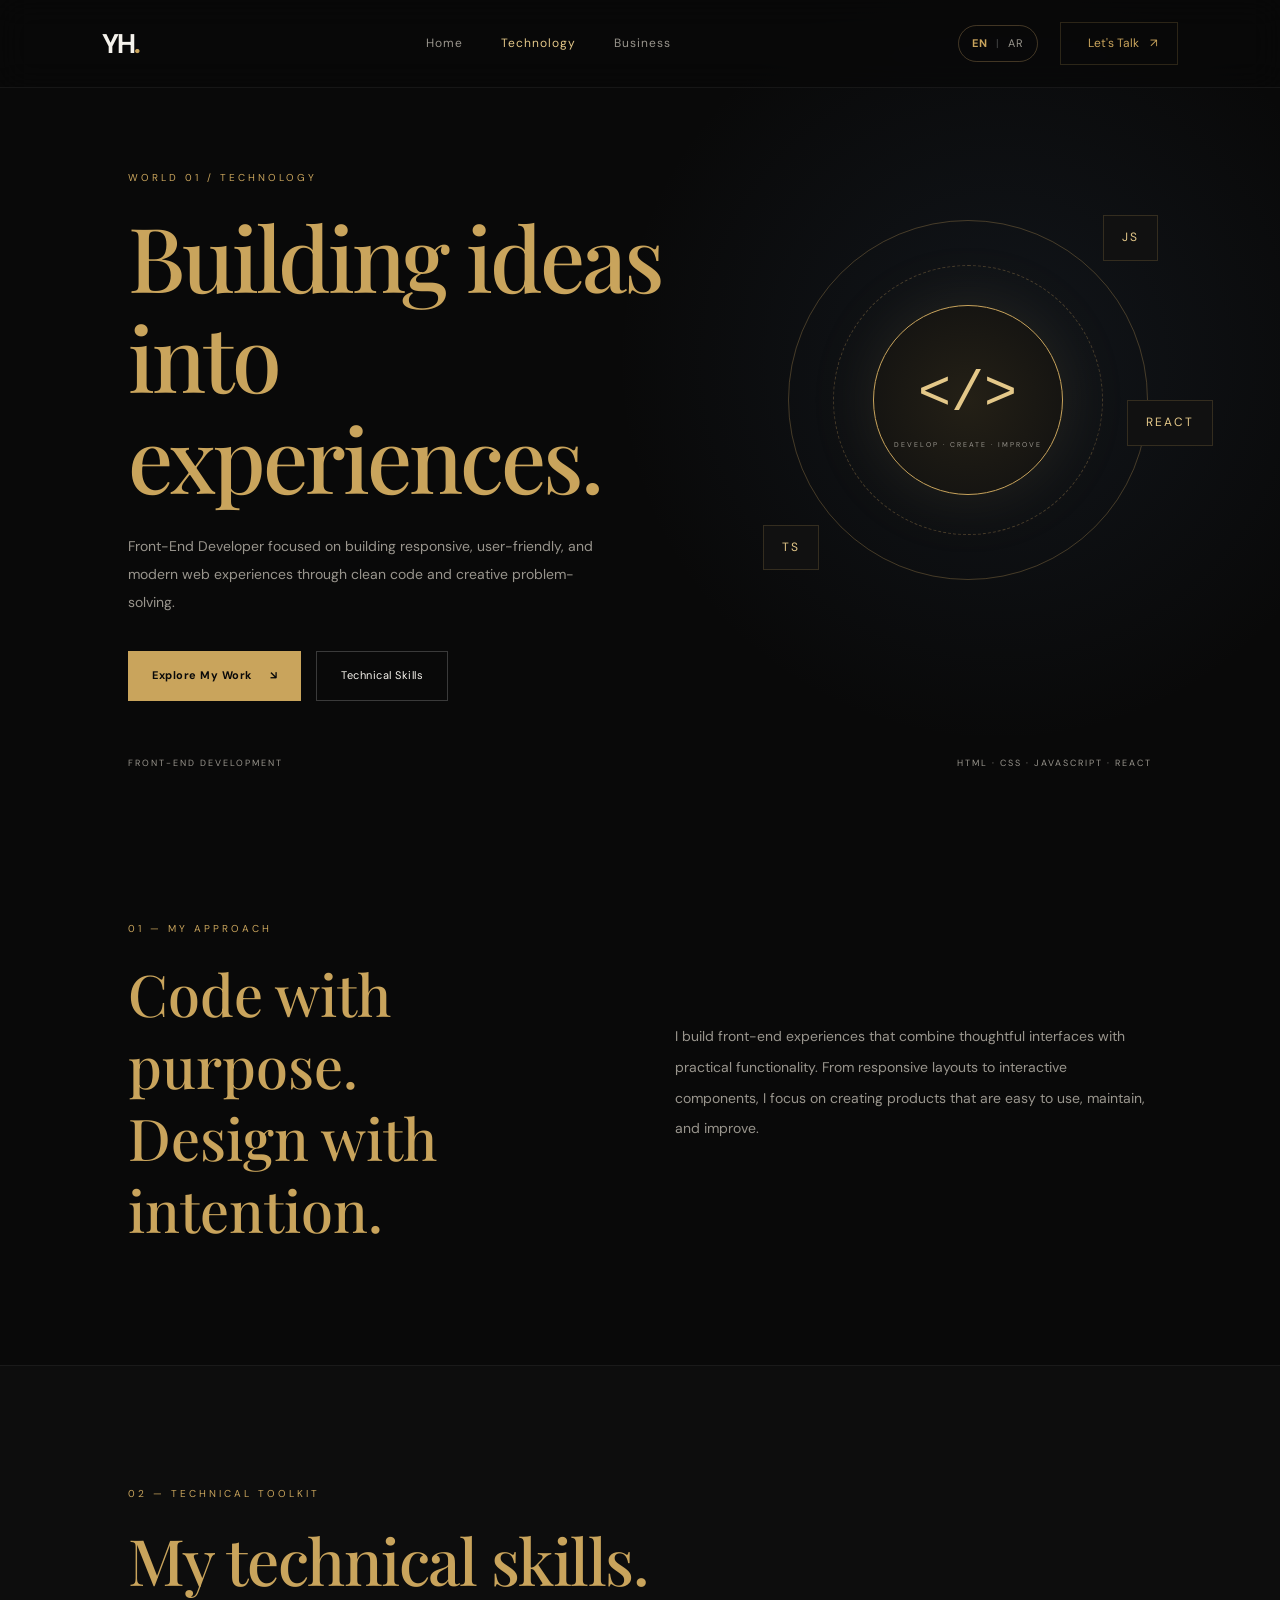
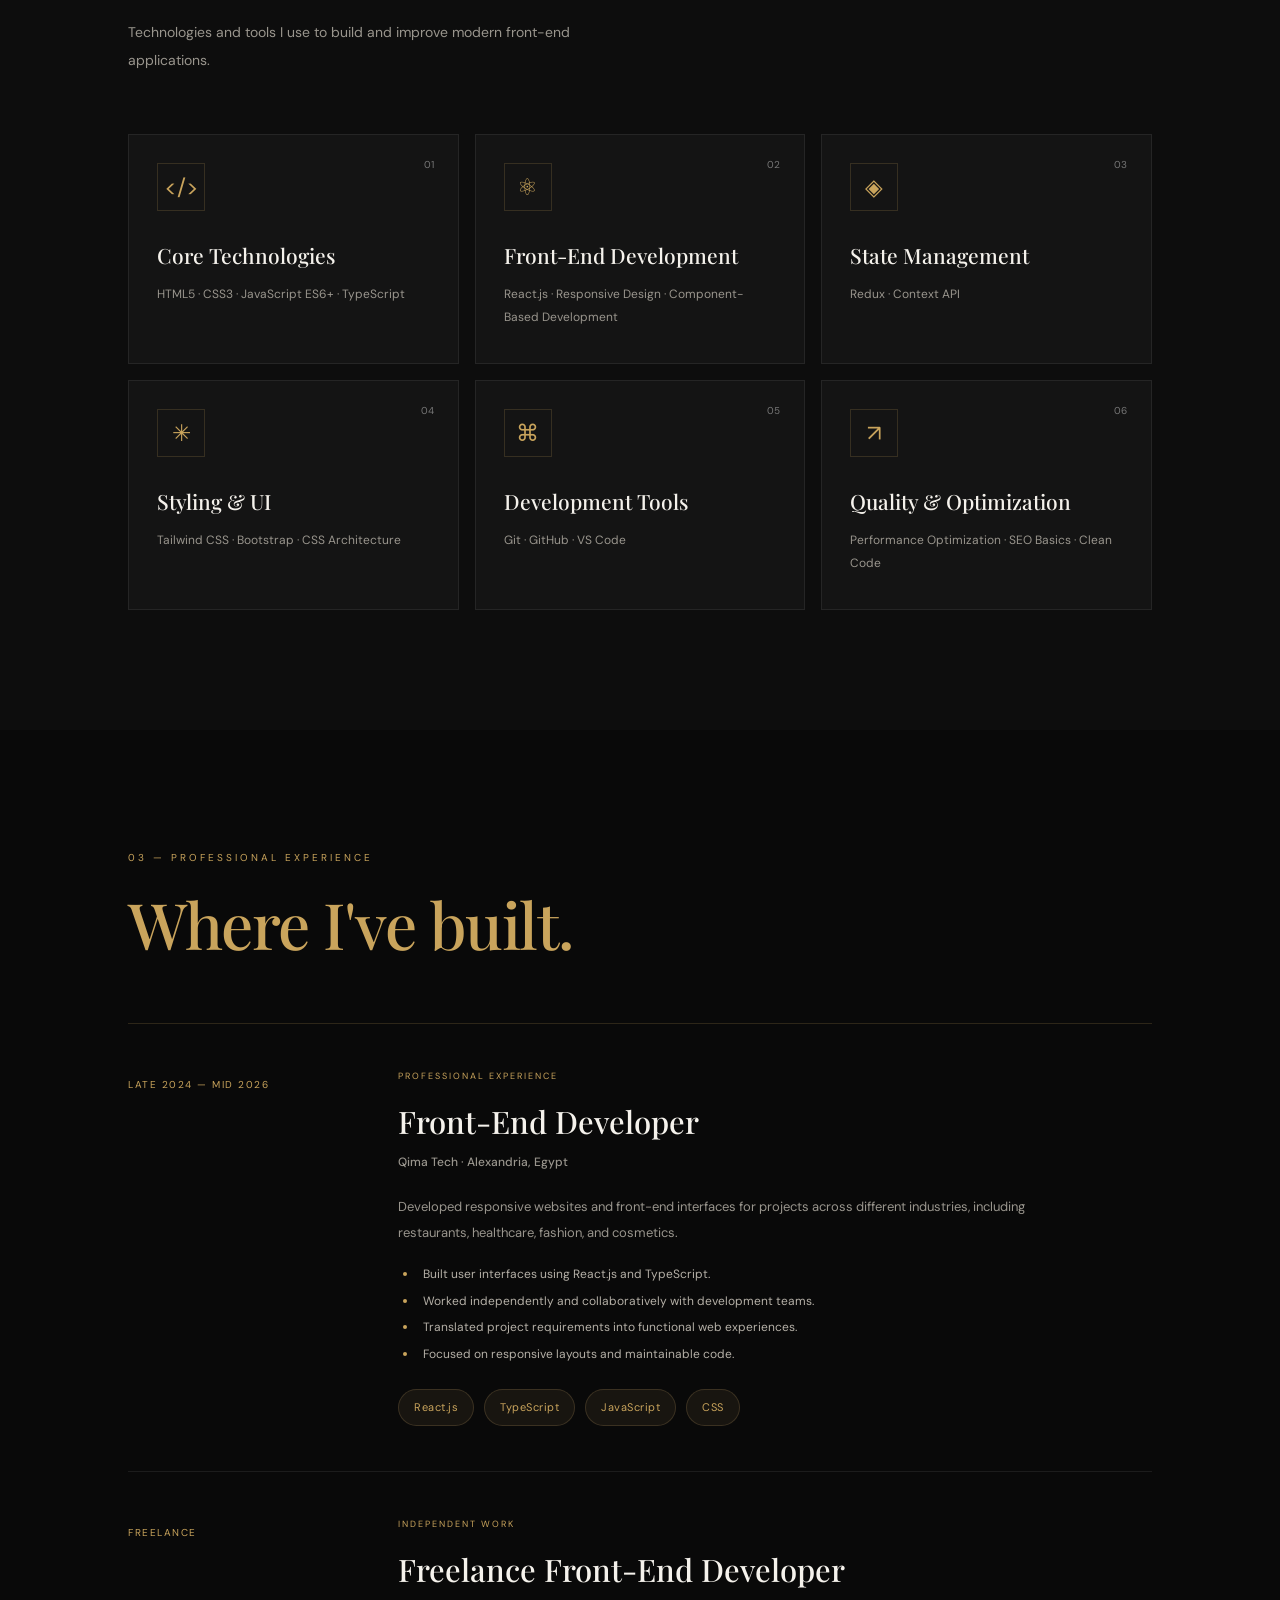
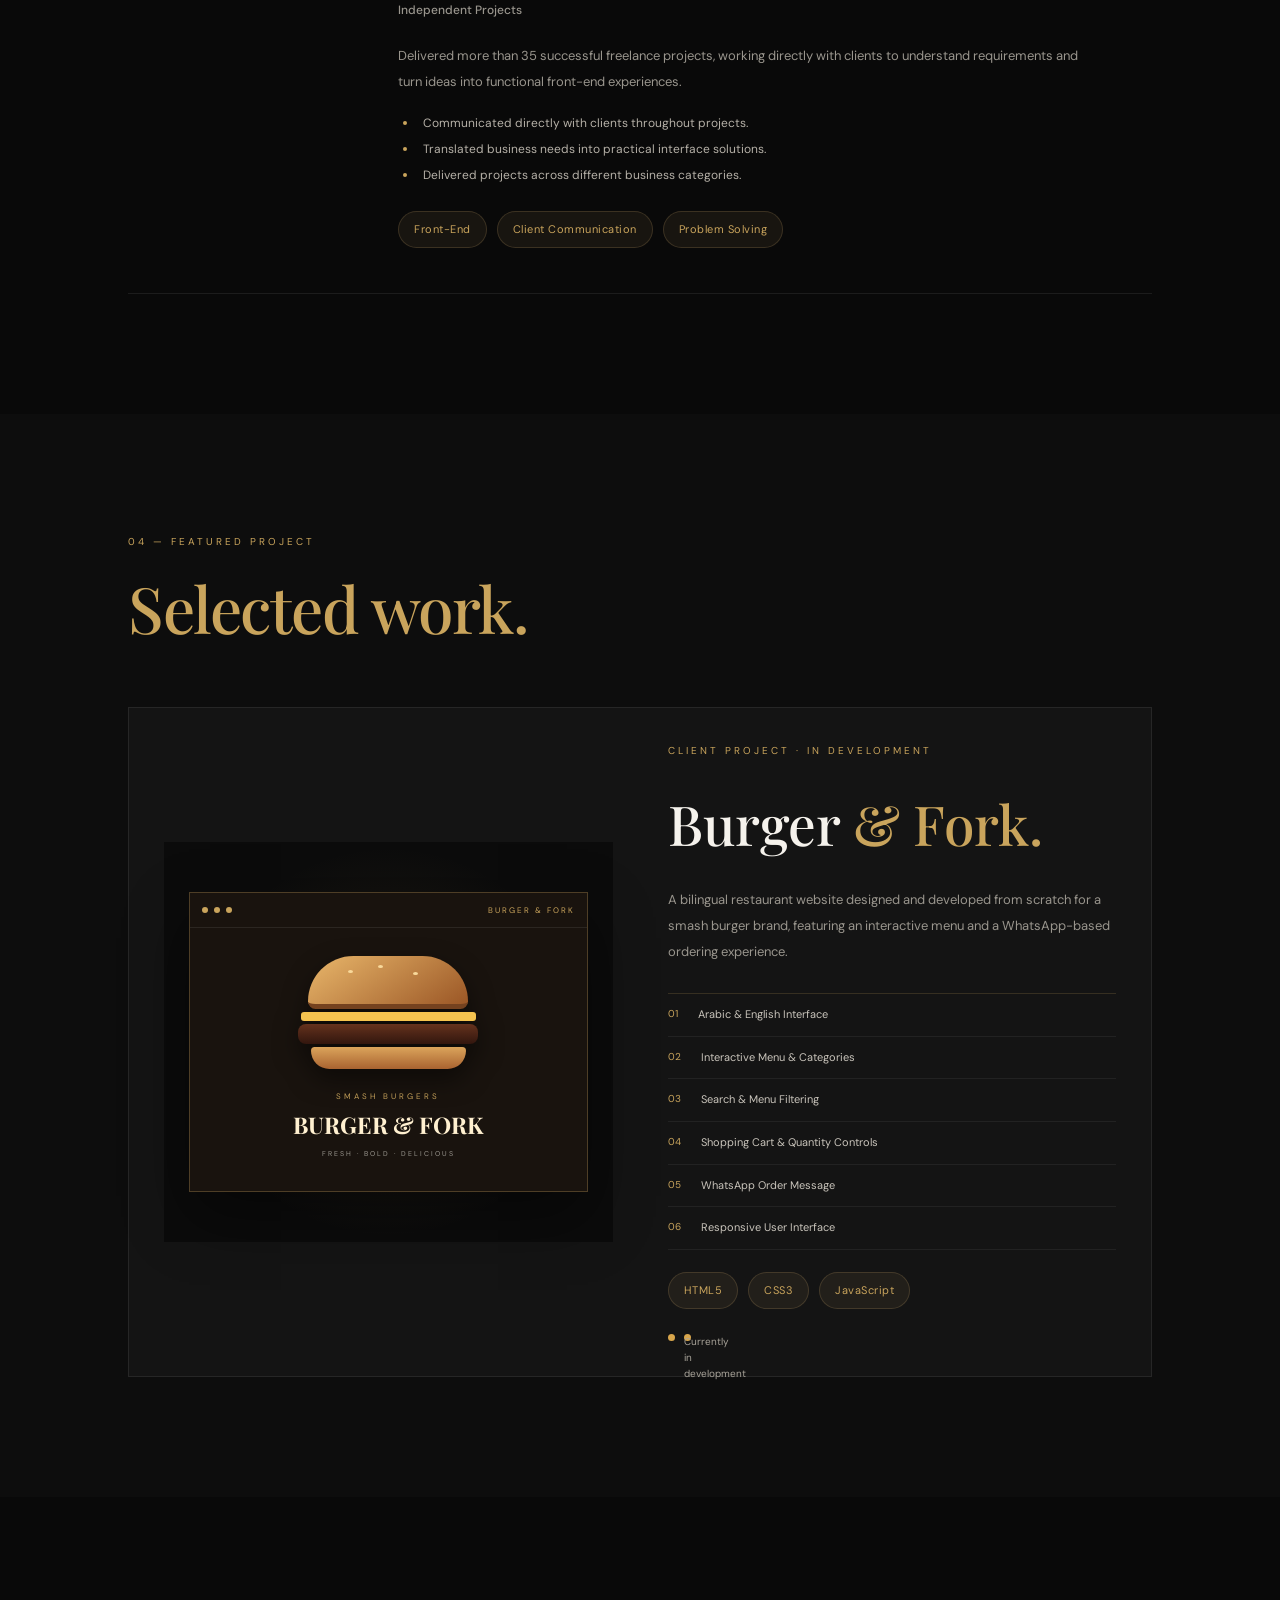
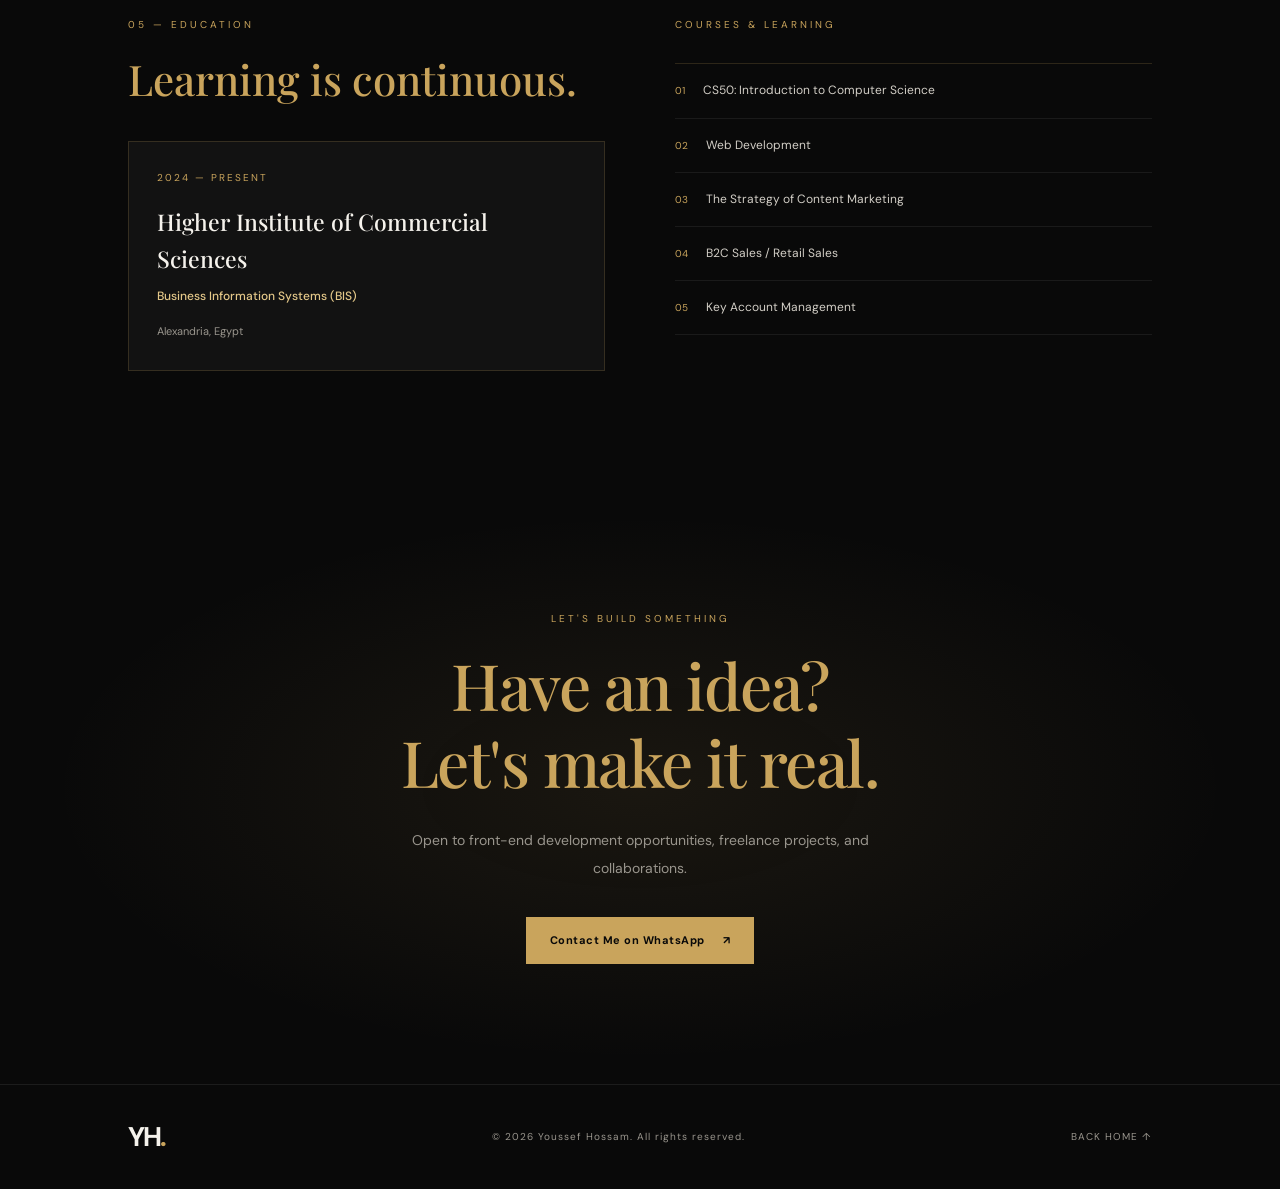
<file: technology.html>
<!DOCTYPE html>
<html lang="en" dir="ltr">
<head>
  <meta charset="UTF-8">
  <meta name="viewport" content="width=device-width, initial-scale=1.0">
  <meta name="description" content="Youssef Hossam — Front-End Developer specializing in React, TypeScript and modern web experiences.">
  <title>Technology | Youssef Hossam</title>

  <link rel="preconnect" href="https://fonts.googleapis.com">
  <link rel="preconnect" href="https://fonts.gstatic.com" crossorigin>
  <link href="https://fonts.googleapis.com/css2?family=DM+Sans:wght@400;500;600;700&family=Playfair+Display:wght@500;600;700&family=Cairo:wght@400;500;600;700;800&display=swap" rel="stylesheet">

  <link rel="stylesheet" href="style.css">
</head>

<body>

  <header class="navbar">
    <a href="index.html" class="logo">YH<span>.</span></a>

    <nav class="nav-links">
      <a href="index.html" data-en="Home" data-ar="الرئيسية">Home</a>
      <a href="technology.html" class="active" data-en="Technology" data-ar="التكنولوجيا">Technology</a>
      <a href="business.html" data-en="Business" data-ar="الأعمال">Business</a>
    </nav>

    <div class="nav-actions">
      <button class="language-toggle" id="languageToggle" type="button">
        <span class="lang-en active">EN</span>
        <span class="lang-divider">|</span>
        <span class="lang-ar">AR</span>
      </button>

      <a href="#contact" class="nav-contact">
        <span data-en="Let's Talk" data-ar="تواصل معي">Let's Talk</span> <span>↗</span>
      </a>
    </div>

    <button class="menu-toggle" aria-label="Open navigation menu" aria-expanded="false">
      <span></span>
      <span></span>
    </button>
  </header>

  <main>

    <!-- Technology Hero -->
    <section class="inner-hero tech-hero">

      <div class="inner-hero-content">

        <p class="eyebrow" data-en="WORLD 01 / TECHNOLOGY" data-ar="العالم الأول / التكنولوجيا">WORLD 01 / TECHNOLOGY</p>

        <h1>
          <span data-en="Building ideas" data-ar="أحوّل الأفكار">Building ideas</span><br>
          <span data-en="into" data-ar="إلى">into</span>
          <span data-en="experiences." data-ar="تجارب رقمية.">experiences.</span>
        </h1>

        <p data-en="Front-End Developer focused on building responsive, user-friendly, and modern web experiences through clean code and creative problem-solving."
           data-ar="مطور واجهات أمامية أركز على بناء تجارب ويب عصرية ومتجاوبة وسهلة الاستخدام، من خلال كتابة كود منظم وحلول إبداعية للمشكلات.">
          Front-End Developer focused on building responsive,
          user-friendly, and modern web experiences through
          clean code and creative problem-solving.
        </p>

        <div class="hero-buttons">
          <a href="#projects" class="btn btn-primary">
            <span data-en="Explore My Work" data-ar="استكشف أعمالي">Explore My Work</span> <span>↘</span>
          </a>

          <a href="#skills" class="btn btn-outline" data-en="Technical Skills" data-ar="المهارات التقنية">
            Technical Skills
          </a>
        </div>

      </div>

      <div class="tech-hero-art">
        <div class="tech-circle circle-one"></div>
        <div class="tech-circle circle-two"></div>
        <div class="tech-core">
          <span>&lt;/&gt;</span>
          <small data-en="DEVELOP · CREATE · IMPROVE" data-ar="طوّر · ابتكر · حسّن">DEVELOP · CREATE · IMPROVE</small>
        </div>
        <span class="tech-floating">JS</span>
        <span class="tech-floating second">TS</span>
        <span class="tech-floating third">REACT</span>
      </div>

      <div class="inner-hero-footer">
        <span data-en="FRONT-END DEVELOPMENT" data-ar="تطوير الواجهات الأمامية">FRONT-END DEVELOPMENT</span>
        <span>HTML · CSS · JAVASCRIPT · REACT</span>
      </div>

    </section>

    <!-- Introduction -->
    <section class="section-padding tech-intro">

      <div>
        <p class="eyebrow" data-en="01 — MY APPROACH" data-ar="01 — أسلوبي في العمل">01 — MY APPROACH</p>
        <h2>
          <span data-en="Code with purpose." data-ar="أكتب الكود بهدف.">Code with purpose.</span><br>
          <span data-en="Design with intention." data-ar="وأصمم برؤية واضحة.">Design with intention.</span>
        </h2>
      </div>

      <div class="tech-intro-text">
        <p data-en="I build front-end experiences that combine thoughtful interfaces with practical functionality. From responsive layouts to interactive components, I focus on creating products that are easy to use, maintain, and improve."
           data-ar="أبني تجارب واجهات أمامية تجمع بين التصميم المدروس والوظائف العملية. من تصميم الصفحات المتجاوبة إلى العناصر التفاعلية، أركز على إنشاء منتجات سهلة الاستخدام والصيانة والتطوير.">
          I build front-end experiences that combine thoughtful
          interfaces with practical functionality.

          From responsive layouts to interactive components,
          I focus on creating products that are easy to use,
          maintain, and improve.
        </p>
      </div>

    </section>

    <!-- Skills -->
    <section class="section-padding tech-skills" id="skills">

      <div class="section-heading">
        <p class="eyebrow" data-en="02 — TECHNICAL TOOLKIT" data-ar="02 — الأدوات والمهارات التقنية">02 — TECHNICAL TOOLKIT</p>
        <h2>
          <span data-en="My technical" data-ar="مهاراتي">My technical</span>
          <span data-en="skills." data-ar="التقنية.">skills.</span>
        </h2>
        <p data-en="Technologies and tools I use to build and improve modern front-end applications."
           data-ar="التقنيات والأدوات التي أستخدمها لبناء وتطوير تطبيقات واجهات أمامية عصرية.">
          Technologies and tools I use to build and improve
          modern front-end applications.
        </p>
      </div>

      <div class="skills-grid">

        <article class="skill-box">
          <span class="skill-index">01</span>
          <div class="skill-icon">&lt;/&gt;</div>
          <h3 data-en="Core Technologies" data-ar="التقنيات الأساسية">Core Technologies</h3>
          <p>HTML5 · CSS3 · JavaScript ES6+ · TypeScript</p>
        </article>

        <article class="skill-box">
          <span class="skill-index">02</span>
          <div class="skill-icon">⚛</div>
          <h3 data-en="Front-End Development" data-ar="تطوير الواجهات الأمامية">Front-End Development</h3>
          <p data-en="React.js · Responsive Design · Component-Based Development"
             data-ar="React.js · التصميم المتجاوب · تطوير المكونات">React.js · Responsive Design · Component-Based Development</p>
        </article>

        <article class="skill-box">
          <span class="skill-index">03</span>
          <div class="skill-icon">◈</div>
          <h3 data-en="State Management" data-ar="إدارة الحالة">State Management</h3>
          <p>Redux · Context API</p>
        </article>

        <article class="skill-box">
          <span class="skill-index">04</span>
          <div class="skill-icon">✳</div>
          <h3 data-en="Styling & UI" data-ar="التنسيق وواجهات المستخدم">Styling & UI</h3>
          <p>Tailwind CSS · Bootstrap · CSS Architecture</p>
        </article>

        <article class="skill-box">
          <span class="skill-index">05</span>
          <div class="skill-icon">⌘</div>
          <h3 data-en="Development Tools" data-ar="أدوات التطوير">Development Tools</h3>
          <p>Git · GitHub · VS Code</p>
        </article>

        <article class="skill-box">
          <span class="skill-index">06</span>
          <div class="skill-icon">↗</div>
          <h3 data-en="Quality & Optimization" data-ar="الجودة وتحسين الأداء">Quality & Optimization</h3>
          <p data-en="Performance Optimization · SEO Basics · Clean Code"
             data-ar="تحسين الأداء · أساسيات SEO · كود منظم">Performance Optimization · SEO Basics · Clean Code</p>
        </article>

      </div>
    </section>

    <!-- Experience -->
    <section class="section-padding tech-experience">

      <div class="section-heading">
        <p class="eyebrow" data-en="03 — PROFESSIONAL EXPERIENCE" data-ar="03 — الخبرة المهنية">03 — PROFESSIONAL EXPERIENCE</p>
        <h2>
          <span data-en="Where I've" data-ar="أين عملت">Where I've</span>
          <span data-en="built." data-ar="وطوّرت.">built.</span>
        </h2>
      </div>

      <div class="experience-list">

        <article class="experience-item">

          <div class="experience-date">LATE 2024 — MID 2026</div>

          <div class="experience-details">
            <p class="experience-type" data-en="PROFESSIONAL EXPERIENCE" data-ar="خبرة مهنية">PROFESSIONAL EXPERIENCE</p>
            <h3 data-en="Front-End Developer" data-ar="مطور واجهات أمامية">Front-End Developer</h3>
            <h4>Qima Tech · Alexandria, Egypt</h4>

            <p data-en="Developed responsive websites and front-end interfaces for projects across different industries, including restaurants, healthcare, fashion, and cosmetics."
               data-ar="عملت على تطوير مواقع متجاوبة وواجهات أمامية لمشروعات في مجالات مختلفة، منها المطاعم والرعاية الصحية والأزياء ومستحضرات التجميل.">
              Developed responsive websites and front-end
              interfaces for projects across different industries,
              including restaurants, healthcare, fashion,
              and cosmetics.
            </p>

            <ul>
              <li data-en="Built user interfaces using React.js and TypeScript."
                  data-ar="تطوير واجهات المستخدم باستخدام React.js وTypeScript.">Built user interfaces using React.js and TypeScript.</li>
              <li data-en="Worked independently and collaboratively with development teams."
                  data-ar="العمل بشكل مستقل وبالتعاون مع فرق التطوير.">Worked independently and collaboratively with development teams.</li>
              <li data-en="Translated project requirements into functional web experiences."
                  data-ar="تحويل متطلبات المشروعات إلى تجارب ويب عملية.">Translated project requirements into functional web experiences.</li>
              <li data-en="Focused on responsive layouts and maintainable code."
                  data-ar="التركيز على التصميم المتجاوب والكود سهل الصيانة والتطوير.">Focused on responsive layouts and maintainable code.</li>
            </ul>

            <div class="tag-list">
              <span>React.js</span>
              <span>TypeScript</span>
              <span>JavaScript</span>
              <span>CSS</span>
            </div>
          </div>

        </article>

        <article class="experience-item">

          <div class="experience-date">FREELANCE</div>

          <div class="experience-details">
            <p class="experience-type" data-en="INDEPENDENT WORK" data-ar="عمل مستقل">INDEPENDENT WORK</p>
            <h3 data-en="Freelance Front-End Developer" data-ar="مطور واجهات أمامية مستقل">Freelance Front-End Developer</h3>
            <h4 data-en="Independent Projects" data-ar="مشروعات مستقلة">Independent Projects</h4>

            <p data-en="Delivered more than 35 successful freelance projects, working directly with clients to understand requirements and turn ideas into functional front-end experiences."
               data-ar="أنجزت أكثر من 35 مشروعًا في العمل الحر، مع التواصل المباشر مع العملاء لفهم متطلباتهم وتحويل أفكارهم إلى واجهات وتجارب رقمية عملية.">
              Delivered more than 35 successful freelance projects,
              working directly with clients to understand requirements
              and turn ideas into functional front-end experiences.
            </p>

            <ul>
              <li data-en="Communicated directly with clients throughout projects."
                  data-ar="التواصل المباشر مع العملاء طوال مراحل المشروعات.">Communicated directly with clients throughout projects.</li>
              <li data-en="Translated business needs into practical interface solutions."
                  data-ar="تحويل احتياجات الأعمال إلى حلول عملية لواجهات المستخدم.">Translated business needs into practical interface solutions.</li>
              <li data-en="Delivered projects across different business categories."
                  data-ar="تنفيذ مشروعات في مجالات وأنشطة تجارية متنوعة.">Delivered projects across different business categories.</li>
            </ul>

            <div class="tag-list">
              <span>Front-End</span>
              <span data-en="Client Communication" data-ar="التواصل مع العملاء">Client Communication</span>
              <span data-en="Problem Solving" data-ar="حل المشكلات">Problem Solving</span>
            </div>
          </div>

        </article>

      </div>
    </section>

    <!-- Featured Project -->
    <section class="section-padding featured-project" id="projects">

      <div class="section-heading">
        <p class="eyebrow" data-en="04 — FEATURED PROJECT" data-ar="04 — مشروع مميز">04 — FEATURED PROJECT</p>
        <h2>
          <span data-en="Selected" data-ar="من">Selected</span>
          <span data-en="work." data-ar="أعمالي المختارة.">work.</span>
        </h2>
      </div>

      <article class="project-showcase">

        <div class="project-preview">
          <div class="project-browser">
            <div class="browser-bar">
              <span></span>
              <span></span>
              <span></span>
              <small>BURGER & FORK</small>
            </div>

            <div class="burger-art">
              <div class="burger-top"></div>
              <div class="burger-cheese"></div>
              <div class="burger-meat"></div>
              <div class="burger-bottom"></div>
            </div>

            <div class="burger-caption">
              <small data-en="SMASH BURGERS" data-ar="سماش برجر">SMASH BURGERS</small>
              <strong>BURGER & FORK</strong>
              <span data-en="FRESH · BOLD · DELICIOUS" data-ar="طازج · مميز · لذيذ">FRESH · BOLD · DELICIOUS</span>
            </div>
          </div>
        </div>

        <div class="project-content">

          <p class="eyebrow" data-en="CLIENT PROJECT · IN DEVELOPMENT" data-ar="مشروع لعميل · قيد التطوير">CLIENT PROJECT · IN DEVELOPMENT</p>

          <h3>Burger <span>& Fork.</span></h3>

          <p class="project-description"
             data-en="A bilingual restaurant website designed and developed from scratch for a smash burger brand, featuring an interactive menu and a WhatsApp-based ordering experience."
             data-ar="موقع مطعم ثنائي اللغة تم تصميمه وتطويره من الصفر لعلامة تجارية متخصصة في السماش برجر، ويضم قائمة طعام تفاعلية وتجربة طلب عبر واتساب.">
            A bilingual restaurant website designed and developed
            from scratch for a smash burger brand, featuring an
            interactive menu and a WhatsApp-based ordering experience.
          </p>

          <div class="project-features">
            <div>01 <span data-en="Arabic & English Interface" data-ar="واجهة باللغتين العربية والإنجليزية">Arabic & English Interface</span></div>
            <div>02 <span data-en="Interactive Menu & Categories" data-ar="قائمة طعام وأقسام تفاعلية">Interactive Menu & Categories</span></div>
            <div>03 <span data-en="Search & Menu Filtering" data-ar="البحث وتصنيف قائمة الطعام">Search & Menu Filtering</span></div>
            <div>04 <span data-en="Shopping Cart & Quantity Controls" data-ar="سلة مشتريات والتحكم في الكميات">Shopping Cart & Quantity Controls</span></div>
            <div>05 <span data-en="WhatsApp Order Message" data-ar="إرسال الطلب عبر واتساب">WhatsApp Order Message</span></div>
            <div>06 <span data-en="Responsive User Interface" data-ar="واجهة متجاوبة مع مختلف الشاشات">Responsive User Interface</span></div>
          </div>

          <div class="tag-list">
            <span>HTML5</span>
            <span>CSS3</span>
            <span>JavaScript</span>
          </div>

          <p class="project-status">
            <span></span>
            <span data-en="Currently in development" data-ar="المشروع قيد التطوير حاليًا">Currently in development</span>
          </p>

        </div>
      </article>
    </section>

    <!-- Education & Courses -->
    <section class="section-padding tech-education">

      <div class="education-column">

        <p class="eyebrow" data-en="05 — EDUCATION" data-ar="05 — التعليم">05 — EDUCATION</p>

        <h2>
          <span data-en="Learning is" data-ar="التعلم">Learning is</span>
          <span data-en="continuous." data-ar="رحلة مستمرة.">continuous.</span>
        </h2>

        <article class="education-card">
          <p>2024 — PRESENT</p>
          <h3 data-en="Higher Institute of Commercial Sciences" data-ar="المعهد العالي للعلوم التجارية">Higher Institute of Commercial Sciences</h3>
          <h4>Business Information Systems (BIS)</h4>
          <span data-en="Alexandria, Egypt" data-ar="الإسكندرية، مصر">Alexandria, Egypt</span>
        </article>

      </div>

      <div class="courses-column">

        <p class="eyebrow" data-en="COURSES & LEARNING" data-ar="الدورات والتعلم">COURSES & LEARNING</p>

        <div class="course-list">
          <div><span>01</span> CS50: Introduction to Computer Science</div>
          <div><span>02</span> Web Development</div>
          <div><span>03</span> The Strategy of Content Marketing</div>
          <div><span>04</span> B2C Sales / Retail Sales</div>
          <div><span>05</span> Key Account Management</div>
        </div>

      </div>
    </section>

    <!-- Contact -->
    <section class="contact-section section-padding" id="contact">

      <p class="eyebrow" data-en="LET'S BUILD SOMETHING" data-ar="لنبني شيئًا مميزًا">LET'S BUILD SOMETHING</p>

      <h2>
        <span data-en="Have an idea?" data-ar="لديك فكرة؟">Have an idea?</span><br>
        <span data-en="Let's make it real." data-ar="دعنا نحولها إلى واقع.">Let's make it real.</span>
      </h2>

      <p data-en="Open to front-end development opportunities, freelance projects, and collaborations."
         data-ar="متاح لفرص العمل في تطوير الواجهات الأمامية والمشروعات المستقلة والتعاون المهني.">
        Open to front-end development opportunities,
        freelance projects, and collaborations.
      </p>

      <a href="https://wa.me/201226809328" target="_blank" rel="noopener noreferrer" class="btn btn-primary">
        <span data-en="Contact Me on WhatsApp" data-ar="تواصل معي عبر واتساب">Contact Me on WhatsApp</span> <span>↗</span>
      </a>

    </section>

  </main>

  <footer class="footer">

    <a href="index.html" class="logo">YH<span>.</span></a>

    <p>© 2026 Youssef Hossam. All rights reserved.</p>

    <a href="index.html" class="back-top" data-en="BACK HOME ↑" data-ar="العودة للرئيسية ↑">BACK HOME ↑</a>

  </footer>

  <script src="script.js"></script>

</body>
</html>
</file>
<file: style.css>
/* =========================================
   YOUSSEF HOSSAM - PORTFOLIO
   PREMIUM DARK & GOLD DESIGN
========================================= */

:root {
  --bg: #090909;
  --bg-soft: #101010;
  --card: #141414;
  --gold: #c9a45c;
  --gold-light: #e4c889;
  --white: #f5f2ec;
  --muted: #99958d;
  --border: rgba(201, 164, 92, 0.19);
  --font-main: "DM Sans", sans-serif;
  --font-heading: "Playfair Display", serif;
}

* {
  margin: 0;
  padding: 0;
  box-sizing: border-box;
}

html {
  scroll-behavior: smooth;
  scroll-padding-top: 90px;
}

body {
  background: var(--bg);
  color: var(--white);
  font-family: var(--font-main);
  overflow-x: hidden;
  line-height: 1.6;
}

a {
  color: inherit;
  text-decoration: none;
}

button {
  font: inherit;
}

::selection {
  background: var(--gold);
  color: #090909;
}


/* =========================================
   NAVIGATION
========================================= */

.navbar {
  height: 88px;
  padding: 0 8%;
  display: flex;
  align-items: center;
  justify-content: space-between;
  position: absolute;
  top: 0;
  left: 0;
  width: 100%;
  z-index: 100;
  border-bottom: 1px solid rgba(255,255,255,0.06);
  background: rgba(9,9,9,0.65);
  backdrop-filter: blur(16px);
}

.logo {
  font-size: 27px;
  font-weight: 700;
  letter-spacing: -2px;
}

.logo span {
  color: var(--gold);
}

.nav-links {
  display: flex;
  gap: 38px;
}

.nav-links a {
  color: var(--muted);
  font-size: 12px;
  letter-spacing: 1px;
  transition: 0.3s;
}

.nav-links a:hover,
.nav-links a.active {
  color: var(--gold-light);
}

.nav-contact {
  border: 1px solid var(--border);
  padding: 11px 19px;
  font-size: 12px;
  transition: 0.3s;
}

.nav-contact span {
  color: var(--gold);
  margin-left: 8px;
}

.nav-contact:hover {
  background: var(--gold);
  color: #090909;
}

.nav-contact:hover span {
  color: #090909;
}

.menu-toggle {
  display: none;
  background: none;
  border: none;
  cursor: pointer;
}


/* =========================================
   HERO SECTION
========================================= */

.hero {
  min-height: 820px;
  height: 100vh;
  max-height: 1000px;
  position: relative;
  display: flex;
  align-items: center;
  padding: 100px 10% 80px;
  overflow: hidden;
  isolation: isolate;
}

.hero-glow {
  position: absolute;
  width: 650px;
  height: 650px;
  right: -100px;
  top: 50%;
  transform: translateY(-50%);
  background: radial-gradient(
    circle,
    rgba(201,164,92,0.10) 0%,
    rgba(201,164,92,0.03) 40%,
    transparent 70%
  );
  filter: blur(25px);
  z-index: -1;
}

.hero-content {
  width: 58%;
  position: relative;
  z-index: 3;
  animation: fadeUp 1s ease both;
}

.availability {
  display: inline-flex;
  align-items: center;
  gap: 10px;
  border: 1px solid var(--border);
  padding: 9px 14px;
  color: var(--gold-light);
  font-size: 10px;
  letter-spacing: 1.5px;
  margin-bottom: 40px;
}

.availability-dot {
  width: 7px;
  height: 7px;
  background: #8bbd79;
  border-radius: 50%;
  box-shadow: 0 0 12px #8bbd79;
}

.hero-intro {
  font-size: 12px;
  color: var(--muted);
  letter-spacing: 5px;
  margin-bottom: 12px;
}

.hero h1 {
  font-family: var(--font-heading);
  font-size: clamp(75px, 9vw, 130px);
  font-weight: 500;
  line-height: 0.94;
  letter-spacing: -5px;
}

.hero h1 span {
  color: var(--gold);
}

.hero-line {
  height: 1px;
  width: 80px;
  background: var(--gold);
  margin: 32px 0 22px;
}

.hero h2 {
  font-family: var(--font-heading);
  font-size: clamp(23px, 3vw, 36px);
  font-weight: 500;
  margin-bottom: 17px;
}

.hero h2 span {
  color: var(--gold);
}

.hero-description {
  max-width: 500px;
  color: var(--muted);
  font-size: 14px;
  line-height: 2;
}

.hero-buttons {
  display: flex;
  gap: 15px;
  margin-top: 35px;
  flex-wrap: wrap;
}

.btn {
  display: inline-flex;
  align-items: center;
  justify-content: center;
  gap: 18px;
  padding: 15px 24px;
  font-size: 11px;
  letter-spacing: 0.5px;
  transition: 0.3s ease;
}

.btn-primary {
  background: var(--gold);
  color: #090909;
  font-weight: 700;
}

.btn-primary:hover {
  background: var(--gold-light);
  transform: translateY(-4px);
  box-shadow: 0 10px 30px rgba(201,164,92,0.16);
}

.btn-outline {
  border: 1px solid rgba(255,255,255,0.2);
}

.btn-outline:hover {
  border-color: var(--gold);
  color: var(--gold-light);
  transform: translateY(-4px);
}


/* =========================================
   HERO VISUAL - ABSTRACT ORBIT
========================================= */

.hero-visual {
  width: 42%;
  height: 500px;
  position: absolute;
  right: 5%;
  top: 50%;
  transform: translateY(-50%);
  display: flex;
  align-items: center;
  justify-content: center;
}

.orbit {
  position: absolute;
  border: 1px solid rgba(201,164,92,0.23);
  border-radius: 50%;
}

.orbit-one {
  width: 390px;
  height: 390px;
  transform: rotate(-25deg) scaleY(0.65);
  animation: rotateOrbit 22s linear infinite;
}

.orbit-two {
  width: 320px;
  height: 320px;
  transform: rotate(45deg) scaleY(0.65);
  border-color: rgba(255,255,255,0.13);
  animation: rotateOrbitReverse 18s linear infinite;
}

.visual-center {
  width: 185px;
  height: 185px;
  border-radius: 50%;
  border: 1px solid var(--gold);
  display: flex;
  flex-direction: column;
  align-items: center;
  justify-content: center;
  background: radial-gradient(circle, #282116, #111 75%);
  box-shadow:
    0 0 50px rgba(201,164,92,0.13),
    inset 0 0 40px rgba(201,164,92,0.08);
  z-index: 2;
}

.visual-center span {
  font-family: var(--font-heading);
  font-size: 75px;
  color: var(--gold-light);
}

.visual-center small {
  font-size: 8px;
  letter-spacing: 3px;
  color: var(--muted);
}

.orbit-label {
  position: absolute;
  font-size: 9px;
  letter-spacing: 2px;
  color: var(--white);
  background: #111;
  border: 1px solid var(--border);
  padding: 10px 14px;
  z-index: 4;
}

.orbit-label span {
  color: var(--gold);
  margin-right: 8px;
}

.label-tech {
  top: 55px;
  right: 5px;
}

.label-business {
  bottom: 55px;
  left: 5px;
}

.floating-symbol {
  position: absolute;
  color: var(--gold);
  font-size: 24px;
  opacity: 0.65;
}

.symbol-one {
  top: 100px;
  left: 45px;
}

.symbol-two {
  bottom: 100px;
  right: 45px;
  font-size: 35px;
}


/* =========================================
   HERO BOTTOM
========================================= */

.hero-bottom {
  position: absolute;
  bottom: 30px;
  left: 10%;
  right: 10%;
  display: flex;
  align-items: center;
  gap: 15px;
  font-size: 9px;
  letter-spacing: 2px;
  color: var(--muted);
}

.scroll-line {
  width: 60px;
  height: 1px;
  background: var(--gold);
}

.hero-bottom span:last-child {
  margin-left: auto;
}


/* =========================================
   GENERAL SECTIONS
========================================= */

.section-padding {
  padding: 120px 10%;
}

.eyebrow {
  color: var(--gold);
  font-size: 10px;
  letter-spacing: 3px;
  margin-bottom: 20px;
}

.section-heading {
  max-width: 600px;
  margin-bottom: 60px;
}

.section-heading h2,
.about-content h2,
.contact-section h2 {
  font-family: var(--font-heading);
  font-size: clamp(42px, 5vw, 65px);
  font-weight: 500;
  line-height: 1.2;
  letter-spacing: -1.5px;
}

.section-heading h2 span,
.about-content h2 span,
.contact-section h2 span {
  color: var(--gold);
}

.section-heading > p:last-child {
  color: var(--muted);
  font-size: 14px;
  max-width: 480px;
  margin-top: 20px;
  line-height: 2;
}


/* =========================================
   TWO WORLDS CARDS
========================================= */

.worlds {
  background: #0d0d0d;
}

.world-cards {
  display: grid;
  grid-template-columns: repeat(2, minmax(0, 1fr));
  gap: 25px;
}

.world-card {
  display: block;
  padding: 22px;
  border: 1px solid rgba(255,255,255,0.08);
  background: var(--card);
  transition: 0.4s ease;
  overflow: hidden;
}

.world-card:hover {
  border-color: var(--gold);
  transform: translateY(-8px);
}

.card-number {
  font-size: 10px;
  color: var(--gold);
  letter-spacing: 2px;
}

.card-art {
  height: 300px;
  margin: 25px 0;
  display: flex;
  align-items: center;
  justify-content: center;
  overflow: hidden;
  position: relative;
}

.tech-art {
  background:
    radial-gradient(circle at 50% 50%, rgba(62,87,122,0.18), transparent 65%),
    #0b111a;
}

.business-art {
  background:
    radial-gradient(circle at 50% 50%, rgba(201,164,92,0.16), transparent 65%),
    #17130e;
}

.code-window {
  width: 78%;
  padding: 20px;
  background: #101820;
  border: 1px solid rgba(117,161,204,0.2);
  box-shadow: 0 20px 60px rgba(0,0,0,0.4);
  transform: rotate(-4deg);
  transition: 0.4s;
}

.world-card:hover .code-window {
  transform: rotate(0deg) scale(1.04);
}

.window-dots {
  display: flex;
  gap: 6px;
  margin-bottom: 20px;
}

.window-dots i {
  width: 7px;
  height: 7px;
  background: #c9a45c;
  border-radius: 50%;
}

.code-lines {
  display: flex;
  flex-direction: column;
  gap: 8px;
  font-family: monospace;
  font-size: clamp(8px, 1vw, 12px);
  color: #d7e2ee;
  white-space: nowrap;
}

.code-lines b {
  color: #61758b;
  margin-right: 10px;
  font-weight: 400;
}

.code-lines em {
  color: #d7a85f;
  font-style: normal;
}

.business-visual {
  position: relative;
  width: 78%;
  height: 200px;
  border-left: 1px solid rgba(201,164,92,0.5);
  border-bottom: 1px solid rgba(201,164,92,0.5);
  display: flex;
  align-items: end;
  justify-content: center;
  gap: 15px;
  padding: 20px;
}

.chart-grid {
  position: absolute;
  inset: 0;
  background: repeating-linear-gradient(
    to bottom,
    transparent 0px,
    transparent 39px,
    rgba(201,164,92,0.1) 40px
  );
}

.chart-bar {
  width: 12%;
  background: linear-gradient(to top, #806234, #e3c17e);
  position: relative;
  z-index: 1;
  transform-origin: bottom;
  transition: 0.5s;
}

.bar-one { height: 35%; }
.bar-two { height: 53%; }
.bar-three { height: 70%; }
.bar-four { height: 95%; }

.world-card:hover .chart-bar {
  transform: scaleY(1.08);
}

.chart-arrow {
  position: absolute;
  right: 10px;
  top: 0;
  color: var(--gold-light);
  font-size: 38px;
}

.chart-caption {
  position: absolute;
  bottom: -30px;
  left: 0;
  color: var(--muted);
  font-size: 9px;
  letter-spacing: 2px;
}

.card-info {
  display: flex;
  justify-content: space-between;
  align-items: end;
  gap: 15px;
}

.card-info p {
  color: var(--gold);
  font-size: 9px;
  letter-spacing: 1.5px;
  margin-bottom: 12px;
}

.card-info h3 {
  font-family: var(--font-heading);
  font-size: 35px;
  font-weight: 500;
  margin-bottom: 5px;
}

.card-info span {
  font-size: 12px;
  color: var(--muted);
}

.card-arrow {
  font-size: 24px;
  color: var(--gold);
  transition: 0.3s;
}

.world-card:hover .card-arrow {
  transform: translate(5px, -5px);
}


/* =========================================
   ABOUT SECTION
========================================= */

.about-section {
  display: grid;
  grid-template-columns: 0.7fr 1.3fr;
  gap: 60px;
  border-bottom: 1px solid rgba(255,255,255,0.06);
}

.about-label span {
  color: var(--muted);
  font-size: 10px;
  letter-spacing: 2px;
}

.about-content h2 {
  font-size: clamp(36px, 4.3vw, 58px);
}

.about-content > p {
  color: var(--muted);
  font-size: 14px;
  line-height: 2.1;
  max-width: 650px;
  margin: 30px 0;
  white-space: pre-line;
}

.text-link {
  display: inline-flex;
  align-items: center;
  gap: 15px;
  font-size: 12px;
  color: var(--gold-light);
  border-bottom: 1px solid var(--gold);
  padding-bottom: 8px;
}

.text-link span {
  font-size: 17px;
}


/* =========================================
   HIGHLIGHTS
========================================= */

.highlights {
  background: #0d0d0d;
}

.highlight-grid {
  display: grid;
  grid-template-columns: repeat(4, 1fr);
  gap: 20px;
  margin-top: 40px;
}

.highlight-item {
  padding: 30px 15px;
  border-top: 1px solid var(--border);
}

.highlight-item h3 {
  font-family: var(--font-heading);
  font-size: clamp(40px, 5vw, 65px);
  font-weight: 500;
  color: var(--white);
}

.highlight-item h3 span {
  color: var(--gold);
}

.highlight-item p {
  font-size: 12px;
  color: var(--muted);
  margin-top: 10px;
}


/* =========================================
   CONTACT
========================================= */

.contact-section {
  text-align: center;
  background:
    radial-gradient(ellipse at center, rgba(201,164,92,0.09), transparent 65%),
    #090909;
}

.contact-section h2 {
  margin-bottom: 25px;
}

.contact-section > p:not(.eyebrow) {
  color: var(--muted);
  font-size: 14px;
  margin: 0 auto 35px;
  max-width: 500px;
  line-height: 2;
}


/* =========================================
   FOOTER
========================================= */

.footer {
  padding: 30px 10%;
  border-top: 1px solid rgba(255,255,255,0.08);
  display: flex;
  align-items: center;
  justify-content: space-between;
  gap: 20px;
}

.footer p,
.back-top {
  font-size: 10px;
  color: var(--muted);
  letter-spacing: 1px;
}

.back-top {
  transition: 0.3s;
}

.back-top:hover {
  color: var(--gold);
}


/* =========================================
   ANIMATIONS
========================================= */

@keyframes fadeUp {
  from {
    opacity: 0;
    transform: translateY(30px);
  }
  to {
    opacity: 1;
    transform: translateY(0);
  }
}

@keyframes rotateOrbit {
  from {
    rotate: 0deg;
  }
  to {
    rotate: 360deg;
  }
}

@keyframes rotateOrbitReverse {
  from {
    rotate: 360deg;
  }
  to {
    rotate: 0deg;
  }
}


/* =========================================
   RESPONSIVE - TABLET
========================================= */

@media (max-width: 1000px) {

  .navbar {
    padding: 0 5%;
  }

  .hero {
    padding-left: 7%;
    padding-right: 7%;
  }

  .hero-content {
    width: 62%;
  }

  .hero-visual {
    right: -5%;
    opacity: 0.65;
    transform: translateY(-50%) scale(0.8);
  }

  .section-padding {
    padding: 90px 7%;
  }

  .about-section {
    gap: 30px;
  }

}


/* =========================================
   RESPONSIVE - MOBILE
========================================= */

@media (max-width: 700px) {

  .navbar {
    height: 72px;
    padding: 0 6%;
  }

  .nav-links {
    position: absolute;
    top: 72px;
    left: 0;
    width: 100%;
    background: #101010;
    display: none;
    flex-direction: column;
    gap: 0;
    padding: 15px 6%;
    border-bottom: 1px solid var(--border);
  }

  .nav-links.open {
    display: flex;
  }

  .nav-links a {
    padding: 15px 0;
    border-bottom: 1px solid rgba(255,255,255,0.05);
  }

  .nav-contact {
    display: none;
  }

  .menu-toggle {
    display: flex;
    flex-direction: column;
    gap: 6px;
    padding: 10px;
  }

  .menu-toggle span {
    width: 24px;
    height: 1px;
    background: var(--gold);
  }

  .hero {
    min-height: 900px;
    height: auto;
    max-height: none;
    padding: 140px 7% 100px;
    align-items: start;
  }

  .hero-content {
    width: 100%;
  }

  .availability {
    margin-bottom: 30px;
  }

  .hero h1 {
    font-size: clamp(70px, 16vw, 100px);
    letter-spacing: -4px;
  }

  .hero h2 {
    font-size: 27px;
  }

  .hero-description {
    font-size: 13px;
  }

  .hero-visual {
    position: absolute;
    width: 100%;
    height: 320px;
    top: auto;
    bottom: 50px;
    right: 0;
    transform: scale(0.65);
    opacity: 0.6;
  }

  .hero-bottom {
    bottom: 20px;
    left: 7%;
    right: 7%;
    font-size: 8px;
  }

  .section-padding {
    padding: 80px 7%;
  }

  .section-heading {
    margin-bottom: 40px;
  }

  .world-cards {
    grid-template-columns: 1fr;
  }

  .card-art {
    height: 250px;
  }

  .about-section {
    grid-template-columns: 1fr;
    gap: 35px;
  }

  .about-content h2 {
    font-size: 39px;
  }

  .highlight-grid {
    grid-template-columns: repeat(2, 1fr);
    gap: 10px;
  }

  .highlight-item {
    padding: 20px 5px;
  }

  .footer {
    flex-wrap: wrap;
    padding: 25px 7%;
  }

  .footer p {
    order: 3;
    width: 100%;
  }

}

@media (prefers-reduced-motion: reduce) {
  *,
  *::before,
  *::after {
    scroll-behavior: auto !important;
    animation-duration: 0.01ms !important;
    animation-iteration-count: 1 !important;
    transition-duration: 0.01ms !important;
  }
}

/* Scroll Reveal */
.reveal {
  opacity: 0;
  transform: translateY(25px);
  transition: opacity 0.7s ease, transform 0.7s ease;
}

.reveal.revealed {
  opacity: 1;
  transform: translateY(0);
}

.hero-visual {
  translate: var(--mouse-x, 0px) var(--mouse-y, 0px);
  transition: translate 0.2s ease-out;
}



/* =========================================
   TECHNOLOGY PAGE
========================================= */

.inner-hero {
  min-height: 720px;
  padding: 170px 10% 100px;
  position: relative;
  display: flex;
  align-items: center;
  overflow: hidden;
  background:
    radial-gradient(circle at 78% 45%, rgba(75,105,145,0.13), transparent 35%),
    #090909;
}

.inner-hero-content {
  max-width: 620px;
  position: relative;
  z-index: 3;
}

.inner-hero-content h1 {
  font-family: var(--font-heading);
  font-size: clamp(55px, 7vw, 90px);
  line-height: 1.12;
  font-weight: 500;
  letter-spacing: -3px;
  margin-bottom: 25px;
}

.inner-hero-content h1 span {
  color: var(--gold);
}

.inner-hero-content > p:not(.eyebrow) {
  color: var(--muted);
  max-width: 490px;
  font-size: 14px;
  line-height: 2;
}

.inner-hero-footer {
  position: absolute;
  bottom: 30px;
  left: 10%;
  right: 10%;
  display: flex;
  justify-content: space-between;
  gap: 15px;
  color: var(--muted);
  font-size: 9px;
  letter-spacing: 2px;
}


/* Technology Hero Visual */

.tech-hero-art {
  position: absolute;
  width: 420px;
  height: 420px;
  right: 8%;
  top: 50%;
  transform: translateY(-50%);
  display: flex;
  align-items: center;
  justify-content: center;
}

.tech-circle {
  position: absolute;
  border: 1px solid rgba(201,164,92,0.3);
  border-radius: 50%;
}

.circle-one {
  width: 360px;
  height: 360px;
  animation: rotateOrbit 25s linear infinite;
}

.circle-two {
  width: 270px;
  height: 270px;
  border-style: dashed;
  animation: rotateOrbitReverse 30s linear infinite;
}

.tech-core {
  width: 190px;
  height: 190px;
  border-radius: 50%;
  border: 1px solid var(--gold);
  background: radial-gradient(circle, #242016, #101010);
  display: flex;
  flex-direction: column;
  justify-content: center;
  align-items: center;
  box-shadow: 0 0 70px rgba(201,164,92,0.12);
}

.tech-core span {
  color: var(--gold-light);
  font-family: monospace;
  font-size: 55px;
}

.tech-core small {
  color: var(--muted);
  font-size: 7px;
  letter-spacing: 2px;
}

.tech-floating {
  position: absolute;
  color: var(--gold-light);
  border: 1px solid var(--border);
  background: #111;
  padding: 12px 18px;
  font-size: 12px;
  letter-spacing: 2px;
}

.tech-floating:first-of-type {
  top: 25px;
  right: 20px;
}

.tech-floating.second {
  bottom: 40px;
  left: 5px;
}

.tech-floating.third {
  top: 50%;
  right: -35px;
}


/* Technology Introduction */

.tech-intro {
  display: grid;
  grid-template-columns: 1fr 1fr;
  gap: 70px;
  align-items: center;
  border-bottom: 1px solid rgba(255,255,255,0.07);
}

.tech-intro h2,
.education-column h2 {
  font-family: var(--font-heading);
  font-size: clamp(38px, 4.5vw, 58px);
  font-weight: 500;
  line-height: 1.25;
}

.tech-intro h2 span,
.education-column h2 span {
  color: var(--gold);
}

.tech-intro-text p {
  color: var(--muted);
  font-size: 14px;
  line-height: 2.2;
  white-space: pre-line;
}


/* Skills */

.tech-skills {
  background: #0d0d0d;
}

.skills-grid {
  display: grid;
  grid-template-columns: repeat(3, 1fr);
  gap: 16px;
}

.skill-box {
  min-height: 230px;
  padding: 28px;
  background: #141414;
  border: 1px solid rgba(255,255,255,0.07);
  position: relative;
  transition: 0.35s ease;
}

.skill-box:hover {
  border-color: var(--gold);
  transform: translateY(-6px);
  background: #191713;
}

.skill-index {
  position: absolute;
  top: 22px;
  right: 24px;
  color: #777;
  font-size: 10px;
}

.skill-icon {
  width: 48px;
  height: 48px;
  border: 1px solid var(--border);
  color: var(--gold);
  display: flex;
  align-items: center;
  justify-content: center;
  font-size: 23px;
  margin-bottom: 28px;
}

.skill-box h3 {
  font-family: var(--font-heading);
  font-size: 21px;
  font-weight: 500;
  margin-bottom: 10px;
}

.skill-box p {
  color: var(--muted);
  font-size: 12px;
  line-height: 1.9;
}


/* Experience */

.experience-list {
  border-top: 1px solid var(--border);
}

.experience-item {
  display: grid;
  grid-template-columns: 220px 1fr;
  gap: 50px;
  padding: 45px 0;
  border-bottom: 1px solid rgba(255,255,255,0.08);
}

.experience-date {
  color: var(--gold);
  font-size: 10px;
  letter-spacing: 1.5px;
  padding-top: 8px;
}

.experience-type {
  color: var(--gold);
  font-size: 9px;
  letter-spacing: 2px;
  margin-bottom: 13px;
}

.experience-details h3 {
  font-family: var(--font-heading);
  font-size: 31px;
  font-weight: 500;
}

.experience-details h4 {
  color: var(--muted);
  font-size: 12px;
  font-weight: 500;
  margin: 7px 0 22px;
}

.experience-details > p:not(.experience-type) {
  color: var(--muted);
  font-size: 13px;
  line-height: 2;
  max-width: 700px;
  margin-bottom: 15px;
}

.experience-details ul {
  padding-left: 20px;
  margin-bottom: 22px;
}

.experience-details li {
  color: #b5b0a7;
  font-size: 12px;
  line-height: 2.2;
  padding-left: 5px;
}

.experience-details li::marker {
  color: var(--gold);
}

.tag-list {
  display: flex;
  flex-wrap: wrap;
  gap: 9px;
  margin-top: 22px;
}

.tag-list span {
  border: 1px solid var(--border);
  padding: 7px 12px;
  color: var(--gold-light);
  font-size: 9px;
  letter-spacing: 0.5px;
}


/* Featured Project */

.featured-project {
  background: #0d0d0d;
}

.project-showcase {
  display: grid;
  grid-template-columns: 1fr 1fr;
  gap: 55px;
  align-items: center;
  padding: 35px;
  background: #141414;
  border: 1px solid rgba(255,255,255,0.08);
}

.project-preview {
  min-height: 400px;
  display: flex;
  align-items: center;
  justify-content: center;
  background:
    radial-gradient(circle, rgba(201,164,92,0.12), transparent 65%),
    #0b0b0b;
  padding: 25px;
}

.project-browser {
  width: 100%;
  min-height: 300px;
  background: #19130e;
  border: 1px solid rgba(201,164,92,0.3);
  box-shadow: 0 25px 60px rgba(0,0,0,0.4);
  display: flex;
  flex-direction: column;
  align-items: center;
  justify-content: center;
  position: relative;
  overflow: hidden;
}

.browser-bar {
  position: absolute;
  top: 0;
  left: 0;
  width: 100%;
  height: 35px;
  border-bottom: 1px solid rgba(255,255,255,0.08);
  display: flex;
  align-items: center;
  gap: 6px;
  padding: 0 12px;
}

.browser-bar > span {
  width: 6px;
  height: 6px;
  background: var(--gold);
  border-radius: 50%;
}

.browser-bar small {
  margin-left: auto;
  color: var(--gold);
  font-size: 8px;
  letter-spacing: 2px;
}

.burger-art {
  width: 180px;
  height: 115px;
  display: flex;
  flex-direction: column;
  align-items: center;
  justify-content: center;
  gap: 3px;
  margin-top: 30px;
  filter: drop-shadow(0 10px 12px rgba(0,0,0,0.5));
}

.burger-top {
  width: 160px;
  height: 53px;
  background: linear-gradient(145deg, #e9b76b, #9b5726);
  border-radius: 90px 90px 15px 15px;
  border-bottom: 5px solid #75421f;
  position: relative;
}

.burger-top::after {
  content: "";
  position: absolute;
  top: 14px;
  left: 40px;
  width: 5px;
  height: 3px;
  border-radius: 50%;
  background: #f8d99b;
  box-shadow: 30px -5px #f8d99b, 65px 2px #f8d99b;
}

.burger-cheese {
  width: 175px;
  height: 9px;
  background: #f5c34f;
  border-radius: 3px;
}

.burger-meat {
  width: 180px;
  height: 20px;
  background: linear-gradient(#65321d, #32160e);
  border-radius: 8px;
}

.burger-bottom {
  width: 155px;
  height: 22px;
  background: linear-gradient(#dba45b, #a96330);
  border-radius: 5px 5px 25px 25px;
}

.burger-caption {
  display: flex;
  flex-direction: column;
  align-items: center;
  margin-top: 20px;
}

.burger-caption small {
  color: var(--gold);
  font-size: 8px;
  letter-spacing: 3px;
}

.burger-caption strong {
  color: #fff0d0;
  font-family: var(--font-heading);
  font-size: 23px;
  margin: 4px 0;
}

.burger-caption > span {
  color: var(--muted);
  font-size: 7px;
  letter-spacing: 2px;
}

.project-content > h3 {
  font-family: var(--font-heading);
  font-size: clamp(38px, 5vw, 55px);
  font-weight: 500;
  margin-bottom: 20px;
}

.project-content > h3 span {
  color: var(--gold);
}

.project-description {
  color: var(--muted);
  font-size: 13px;
  line-height: 2;
}

.project-features {
  margin-top: 28px;
  border-top: 1px solid var(--border);
}

.project-features div {
  display: flex;
  gap: 20px;
  padding: 12px 0;
  border-bottom: 1px solid rgba(255,255,255,0.06);
  color: var(--gold);
  font-size: 10px;
}

.project-features div span {
  color: #c9c4bb;
  font-size: 11px;
}

.project-status {
  display: flex;
  align-items: center;
  gap: 9px;
  margin-top: 25px;
  color: #a9a49a;
  font-size: 10px;
}

.project-status span {
  width: 7px;
  height: 7px;
  border-radius: 50%;
  background: #d8a64c;
}


/* Education & Courses */

.tech-education {
  display: grid;
  grid-template-columns: 1fr 1fr;
  gap: 70px;
}

.education-column h2 {
  font-size: 42px;
  margin-bottom: 35px;
}

.education-card {
  padding: 28px;
  border: 1px solid var(--border);
  background: #121212;
}

.education-card > p {
  color: var(--gold);
  font-size: 10px;
  letter-spacing: 2px;
  margin-bottom: 18px;
}

.education-card h3 {
  font-family: var(--font-heading);
  font-size: 23px;
  font-weight: 500;
}

.education-card h4 {
  color: var(--gold-light);
  font-size: 12px;
  font-weight: 500;
  margin: 10px 0;
}

.education-card > span {
  color: var(--muted);
  font-size: 11px;
}

.course-list {
  border-top: 1px solid var(--border);
  margin-top: 30px;
}

.course-list div {
  padding: 17px 0;
  border-bottom: 1px solid rgba(255,255,255,0.07);
  font-size: 12px;
  color: #d2cec6;
}

.course-list div span {
  color: var(--gold);
  margin-right: 15px;
  font-size: 10px;
}


/* Technology Page Responsive */

@media (max-width: 1000px) {

  .inner-hero {
    padding-left: 7%;
    padding-right: 7%;
  }

  .tech-hero-art {
    right: -10%;
    opacity: 0.5;
    transform: translateY(-50%) scale(0.8);
  }

  .skills-grid {
    grid-template-columns: repeat(2, 1fr);
  }

  .project-showcase {
    gap: 30px;
  }

  .tech-education {
    gap: 35px;
  }

}

@media (max-width: 700px) {

  .inner-hero {
    min-height: 850px;
    padding: 140px 7% 100px;
    align-items: flex-start;
  }

  .inner-hero-content {
    width: 100%;
  }

  .inner-hero-content h1 {
    font-size: 57px;
  }

  .tech-hero-art {
    top: auto;
    bottom: 45px;
    right: 50%;
    transform: translateX(50%) scale(0.7);
    opacity: 0.65;
  }

  .inner-hero-footer {
    left: 7%;
    right: 7%;
    font-size: 7px;
  }

  .tech-intro {
    grid-template-columns: 1fr;
    gap: 25px;
  }

  .skills-grid {
    grid-template-columns: 1fr;
  }

  .skill-box {
    min-height: 190px;
  }

  .experience-item {
    grid-template-columns: 1fr;
    gap: 20px;
  }

  .experience-details h3 {
    font-size: 27px;
  }

  .project-showcase {
    grid-template-columns: 1fr;
    padding: 15px;
  }

  .project-preview {
    min-height: 300px;
    padding: 15px;
  }

  .tech-education {
    grid-template-columns: 1fr;
    gap: 55px;
  }

  .education-column h2 {
    font-size: 38px;
  }

}



/* =================================
   BUSINESS PAGE
================================= */

.business-hero {
  background:
    radial-gradient(ellipse at 75% 45%, rgba(190, 153, 91, 0.12), transparent 38%),
    var(--bg);
}

.business-hero-art {
  position: relative;
  width: 100%;
  max-width: 470px;
  aspect-ratio: 1;
  margin: auto;
  display: flex;
  align-items: center;
  justify-content: center;
}

.business-ring {
  position: absolute;
  border: 1px solid rgba(201, 164, 105, 0.3);
  border-radius: 50%;
  transform: rotate(-25deg);
}

.ring-one {
  width: 85%;
  height: 55%;
}

.ring-two {
  width: 65%;
  height: 90%;
  transform: rotate(55deg);
}

.business-core {
  width: 185px;
  height: 185px;
  border-radius: 50%;
  background: linear-gradient(145deg, #29251e, #11100e);
  border: 1px solid rgba(201, 164, 105, 0.6);
  box-shadow: 0 0 70px rgba(201, 164, 105, 0.13);
  display: flex;
  flex-direction: column;
  align-items: center;
  justify-content: center;
  gap: 8px;
  z-index: 2;
}

.business-core span {
  font-family: "Playfair Display", serif;
  font-size: 2.3rem;
  color: var(--gold);
  letter-spacing: 4px;
}

.business-core small {
  font-size: 8px;
  letter-spacing: 2px;
  color: var(--muted);
}

.business-stat {
  position: absolute;
  z-index: 3;
  padding: 16px 20px;
  background: rgba(25, 23, 20, 0.92);
  border: 1px solid rgba(201, 164, 105, 0.25);
  backdrop-filter: blur(12px);
  border-radius: 12px;
  display: flex;
  flex-direction: column;
  gap: 5px;
}

.business-stat small {
  color: var(--muted);
  font-size: 9px;
  letter-spacing: 1.5px;
}

.business-stat strong {
  color: var(--gold);
  font-size: 1.6rem;
}

.stat-one {
  top: 15%;
  right: 0;
}

.stat-two {
  bottom: 15%;
  left: 0;
}

.business-orbit-symbol {
  position: absolute;
  top: 13%;
  left: 18%;
  color: var(--gold);
  font-size: 2rem;
}

.business-intro {
  display: grid;
  grid-template-columns: 1fr 1fr;
  align-items: center;
  gap: 70px;
}

.business-intro h2,
.business-education h2 {
  font-family: "Playfair Display", serif;
  font-size: clamp(2.5rem, 5vw, 4.5rem);
  line-height: 1.15;
  font-weight: 500;
}

.business-intro h2 span,
.business-education h2 span {
  color: var(--gold);
}

.business-intro-text p {
  color: var(--muted);
  line-height: 2;
  font-size: 1rem;
  max-width: 520px;
}

.business-highlights {
  background: rgba(255, 255, 255, 0.015);
}

.business-metrics {
  display: grid;
  grid-template-columns: repeat(3, 1fr);
  gap: 20px;
  margin-top: 45px;
}

.metric-card {
  position: relative;
  padding: 35px 30px;
  min-height: 220px;
  border: 1px solid var(--border);
  background: rgba(255, 255, 255, 0.02);
  border-radius: 14px;
  transition: 0.3s ease;
}

.metric-card:hover {
  transform: translateY(-7px);
  border-color: var(--gold);
}

.metric-number {
  color: var(--muted);
  font-size: 11px;
  letter-spacing: 2px;
}

.metric-card h3 {
  color: var(--gold);
  font-size: 2.7rem;
  margin: 25px 0 10px;
}

.metric-card h3 span {
  font-size: inherit;
  color: var(--gold);
}

.metric-card p {
  font-weight: 600;
  margin-bottom: 8px;
}

.metric-card small {
  color: var(--muted);
  font-size: 12px;
}

.business-experience-card {
  margin-top: 40px;
  padding: 40px;
  background: rgba(255, 255, 255, 0.025);
  border: 1px solid var(--border);
  border-radius: 16px;
}

.business-exp-top {
  display: flex;
  justify-content: space-between;
  align-items: flex-start;
  gap: 20px;
}

.business-exp-top h3 {
  font-size: 1.8rem;
  margin: 12px 0 5px;
}

.business-exp-top h4 {
  color: var(--gold);
  font-weight: 500;
}

.business-exp-date {
  color: var(--gold);
  font-size: 11px;
  letter-spacing: 1.5px;
  border: 1px solid rgba(201, 164, 105, 0.3);
  padding: 12px 16px;
  border-radius: 30px;
}

.business-exp-description {
  max-width: 750px;
  color: var(--muted);
  line-height: 1.9;
  margin: 30px 0;
}

.business-achievements {
  display: grid;
  grid-template-columns: 1fr 1fr;
  gap: 20px;
  margin-bottom: 35px;
}

.business-achievements div {
  display: flex;
  align-items: flex-start;
  gap: 15px;
}

.business-achievements span {
  color: var(--gold);
  font-size: 12px;
  padding-top: 3px;
}

.business-achievements p {
  color: var(--text);
  line-height: 1.7;
  font-size: 14px;
}

.tag-list {
  display: flex;
  flex-wrap: wrap;
  gap: 10px;
}

.tag-list span {
  color: var(--gold);
  background: rgba(201, 164, 105, 0.08);
  border: 1px solid rgba(201, 164, 105, 0.2);
  border-radius: 30px;
  padding: 9px 15px;
  font-size: 11px;
}

.business-skills-grid {
  display: grid;
  grid-template-columns: repeat(3, 1fr);
  gap: 18px;
  margin-top: 40px;
}

.business-skill {
  position: relative;
  padding: 30px;
  min-height: 235px;
  border: 1px solid var(--border);
  border-radius: 14px;
  background: rgba(255, 255, 255, 0.02);
  transition: 0.3s ease;
}

.business-skill:hover {
  transform: translateY(-5px);
  border-color: rgba(201, 164, 105, 0.6);
}

.business-skill > span {
  position: absolute;
  top: 25px;
  right: 25px;
  color: var(--muted);
  font-size: 11px;
}

.business-skill-icon {
  width: 48px;
  height: 48px;
  display: grid;
  place-items: center;
  border: 1px solid rgba(201, 164, 105, 0.35);
  border-radius: 12px;
  color: var(--gold);
  font-size: 1.5rem;
  margin-bottom: 25px;
}

.business-skill h3 {
  font-size: 1.1rem;
  margin-bottom: 12px;
}

.business-skill p {
  color: var(--muted);
  font-size: 13px;
  line-height: 1.8;
}

.business-education {
  background: rgba(255, 255, 255, 0.015);
}

.business-degree {
  display: flex;
  align-items: center;
  gap: 25px;
  margin-top: 40px;
  padding: 30px;
  max-width: 700px;
  border: 1px solid var(--border);
  border-radius: 14px;
  background: rgba(255, 255, 255, 0.02);
}

.degree-icon {
  min-width: 75px;
  height: 75px;
  display: grid;
  place-items: center;
  border: 1px solid var(--gold);
  border-radius: 50%;
  color: var(--gold);
  font-family: "Playfair Display", serif;
  font-size: 1.5rem;
}

.business-degree p {
  color: var(--gold);
  font-size: 11px;
  letter-spacing: 1.5px;
  margin-bottom: 8px;
}

.business-degree h3 {
  font-size: 1.2rem;
  margin-bottom: 7px;
}

.business-degree h4 {
  font-weight: 500;
  margin-bottom: 5px;
}

.business-degree span {
  color: var(--muted);
  font-size: 12px;
}

@media (max-width: 900px) {
  .business-intro {
    grid-template-columns: 1fr;
    gap: 25px;
  }

  .business-metrics {
    grid-template-columns: 1fr 1fr;
  }

  .business-skills-grid {
    grid-template-columns: 1fr 1fr;
  }
}

@media (max-width: 600px) {
  .business-hero-art {
    max-width: 340px;
  }

  .business-core {
    width: 145px;
    height: 145px;
  }

  .business-core span {
    font-size: 1.8rem;
  }

  .business-stat {
    padding: 12px;
  }

  .business-stat strong {
    font-size: 1.2rem;
  }

  .business-metrics,
  .business-skills-grid,
  .business-achievements {
    grid-template-columns: 1fr;
  }

  .business-experience-card {
    padding: 25px 20px;
  }

  .business-exp-top {
    flex-direction: column;
  }

  .business-exp-date {
    font-size: 10px;
  }

  .business-degree {
    align-items: flex-start;
    padding: 20px;
    gap: 15px;
  }

  .degree-icon {
    min-width: 55px;
    height: 55px;
    font-size: 1.1rem;
  }

  .business-degree h3 {
    font-size: 1rem;
  }
}


/* =================================
   LANGUAGE SWITCHER
================================= */

.nav-actions {
  display: flex;
  align-items: center;
  gap: 22px;
}

.language-toggle {
  display: flex;
  align-items: center;
  gap: 8px;
  background: transparent;
  border: 1px solid rgba(201, 164, 105, 0.3);
  border-radius: 30px;
  padding: 9px 13px;
  color: var(--muted);
  font-family: inherit;
  font-size: 11px;
  letter-spacing: 1px;
  cursor: pointer;
  transition: 0.3s ease;
}

.language-toggle:hover {
  border-color: var(--gold);
}

.language-toggle .active {
  color: var(--gold);
  font-weight: 700;
}

.lang-divider {
  color: rgba(255, 255, 255, 0.25);
}

@media (max-width: 768px) {
  .nav-actions {
    gap: 10px;
  }

  .language-toggle {
    padding: 8px 10px;
  }
}



/* =================================
   ARABIC RTL LAYOUT
================================= */

html[dir="rtl"] {
  direction: rtl;
}

html[dir="rtl"] body {
  text-align: right;
}

/* Home Hero */
html[dir="rtl"] .hero {
  direction: ltr;
}

html[dir="rtl"] .hero-content {
  direction: rtl;
  text-align: right;
  left: auto;
  right: 0;
}

html[dir="rtl"] .hero-visual {
  left: auto;
  right: 0;
  transform: scaleX(-1);
}

html[dir="rtl"] .hero-visual .visual-center,
html[dir="rtl"] .hero-visual .orbit-label,
html[dir="rtl"] .hero-visual .floating-symbol {
  direction: ltr;
}

/* Hero Buttons */
html[dir="rtl"] .hero-buttons {
  justify-content: flex-start;
}

/* Section Layouts */
html[dir="rtl"] .section-heading,
html[dir="rtl"] .about-content,
html[dir="rtl"] .business-intro,
html[dir="rtl"] .tech-intro {
  text-align: right;
}

/* World Cards */
html[dir="rtl"] .card-info {
  direction: rtl;
  text-align: right;
}

html[dir="rtl"] .card-arrow {
  transform: scaleX(-1);
}

/* Highlights */
html[dir="rtl"] .highlight-item {
  text-align: right;
}

/* Contact */
html[dir="rtl"] .contact-section {
  text-align: right;
}

/* Navbar */
html[dir="rtl"] .navbar {
  direction: rtl;
}

html[dir="rtl"] .nav-links {
  direction: rtl;
}

/* Footer */
html[dir="rtl"] .footer {
  direction: rtl;
}

/* Business Hero */
html[dir="rtl"] .business-hero {
  direction: rtl;
}

html[dir="rtl"] .business-hero-art {
  direction: ltr;
}

/* Mobile */
@media (max-width: 768px) {
  html[dir="rtl"] .hero {
    direction: rtl;
  }

  html[dir="rtl"] .hero-content {
    right: auto;
    left: auto;
  }

  html[dir="rtl"] .hero-visual {
    right: auto;
    left: auto;
    transform: none;
  }
}


/* =================================
   FIXED ARABIC HOME HERO
================================= */

html[dir="rtl"] body {
  font-family: "Cairo", sans-serif;
}

/* Desktop: Text right, animation left */
@media (min-width: 1001px) {
  html[dir="rtl"] .hero {
    direction: rtl;
    text-align: right;
  }

  html[dir="rtl"] .hero-content {
    direction: rtl;
    text-align: right;
    width: 58%;
    left: auto;
    right: auto;
  }

  html[dir="rtl"] .hero-visual {
    left: 5%;
    right: auto;
    transform: translateY(-50%);
    opacity: 1;
  }

  html[dir="rtl"] .hero-glow {
    left: -100px;
    right: auto;
  }
}

/* Tablet */
@media (min-width: 701px) and (max-width: 1000px) {
  html[dir="rtl"] .hero {
    direction: rtl;
    text-align: right;
  }

  html[dir="rtl"] .hero-content {
    width: 62%;
    text-align: right;
  }

  html[dir="rtl"] .hero-visual {
    left: -5%;
    right: auto;
    transform: translateY(-50%) scale(0.8);
  }

  html[dir="rtl"] .hero-glow {
    left: -100px;
    right: auto;
  }
}

/* Arabic typography */
html[dir="rtl"] .hero h1,
html[dir="rtl"] .hero h2,
html[dir="rtl"] .hero-description {
  text-align: right;
  letter-spacing: 0;
}

html[dir="rtl"] .hero-line {
  margin-right: 0;
  margin-left: auto;
}

html[dir="rtl"] .hero-buttons {
  direction: rtl;
  justify-content: flex-start;
}

html[dir="rtl"] .availability,
html[dir="rtl"] .hero-intro {
  letter-spacing: 0;
}

html[dir="rtl"] .hero-bottom {
  direction: rtl;
}

html[dir="rtl"] .hero-bottom span:last-child {
  margin-left: 0;
  margin-right: auto;
}

/* Mobile: Keep the animation below the text */
@media (max-width: 700px) {
  html[dir="rtl"] .hero {
    direction: rtl;
    text-align: right;
  }

  html[dir="rtl"] .hero-content {
    width: 100%;
    text-align: right;
  }

  html[dir="rtl"] .hero-visual {
    left: 0;
    right: 0;
    transform: scale(0.65);
  }
}



/* TECHNOLOGY HERO - ARABIC LAYOUT */

html[dir="rtl"] .tech-hero {
  direction: rtl;
}

html[dir="rtl"] .tech-hero .inner-hero-content {
  direction: rtl;
  text-align: right;
  margin-left: auto;
  margin-right: 0;
}

html[dir="rtl"] .tech-hero .tech-hero-art {
  left: 5%;
  right: auto;
  transform: translateY(-50%);
}

html[dir="rtl"] .tech-hero .inner-hero-footer {
  direction: rtl;
}

/* Keep the animation visible on smaller screens */
@media (max-width: 768px) {
  html[dir="rtl"] .tech-hero .tech-hero-art {
    left: 0;
    right: 0;
    transform: scale(.8);
  }
}
</file>
